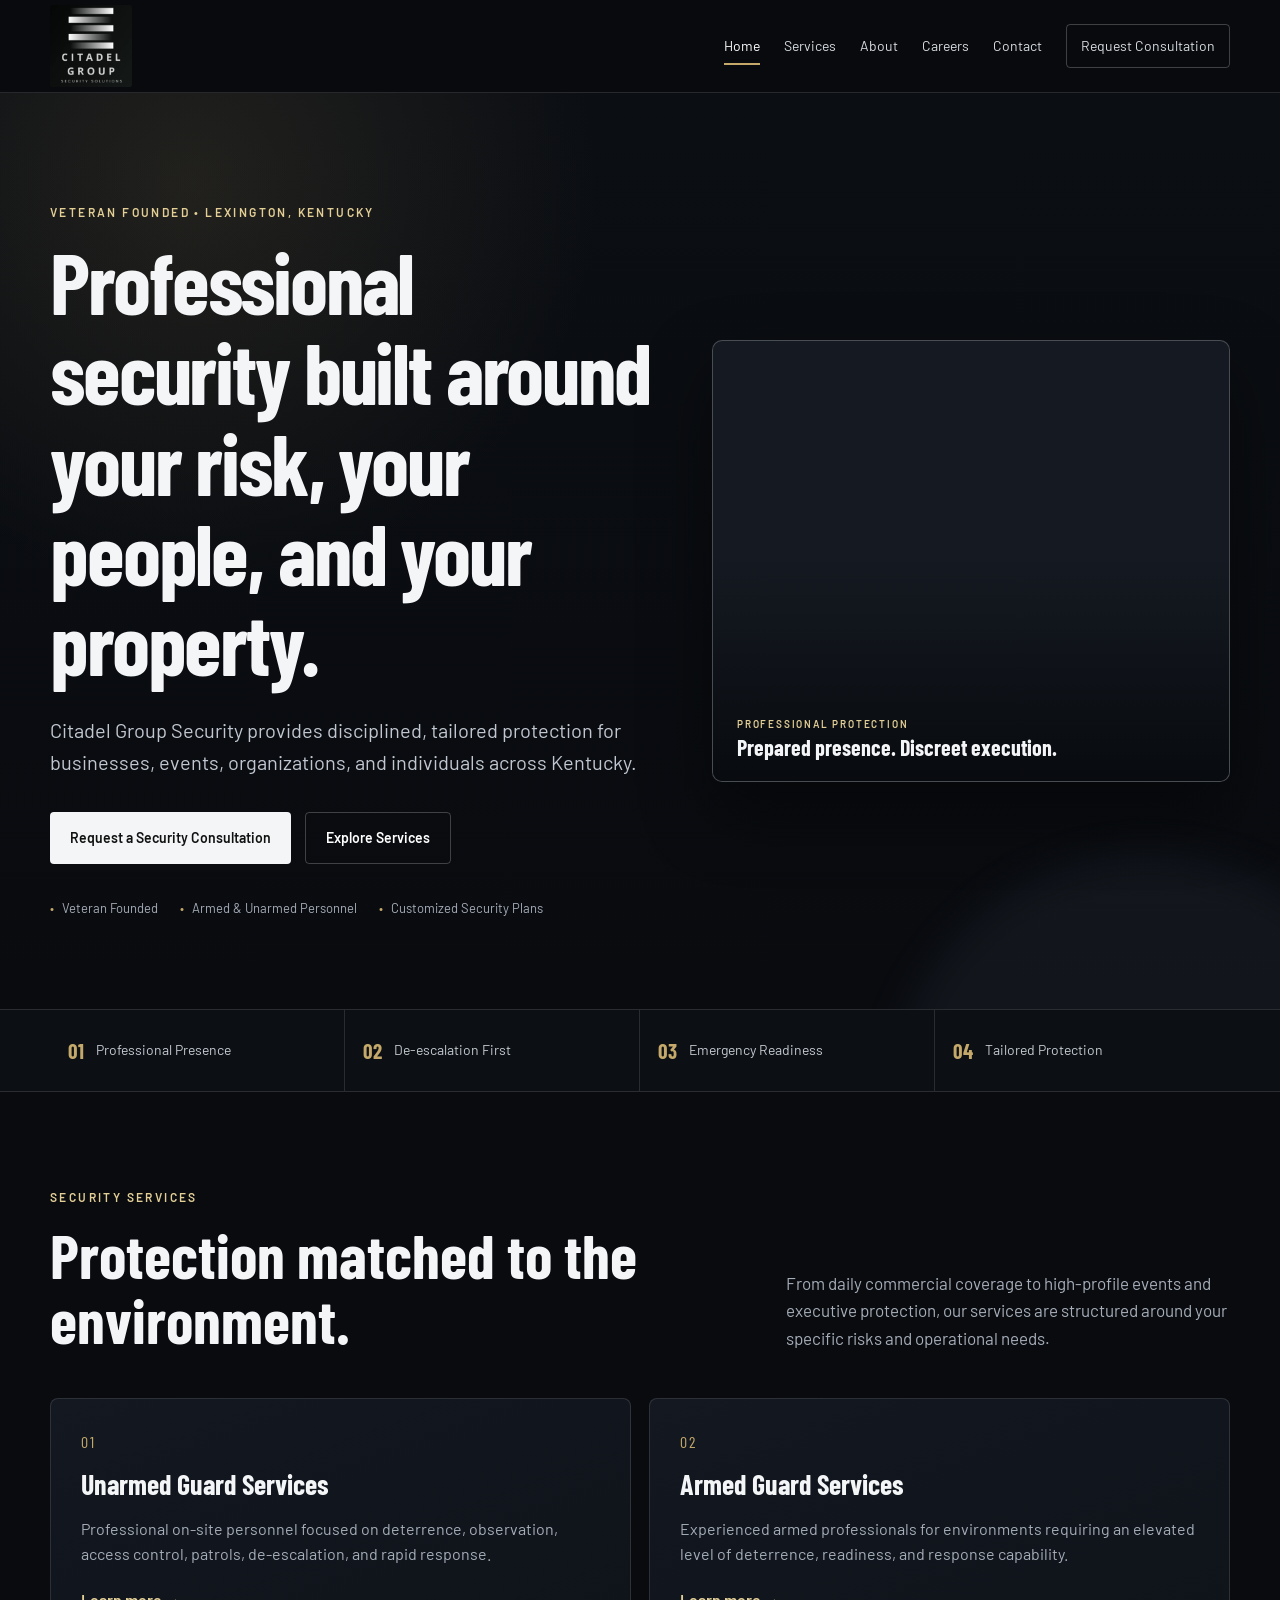
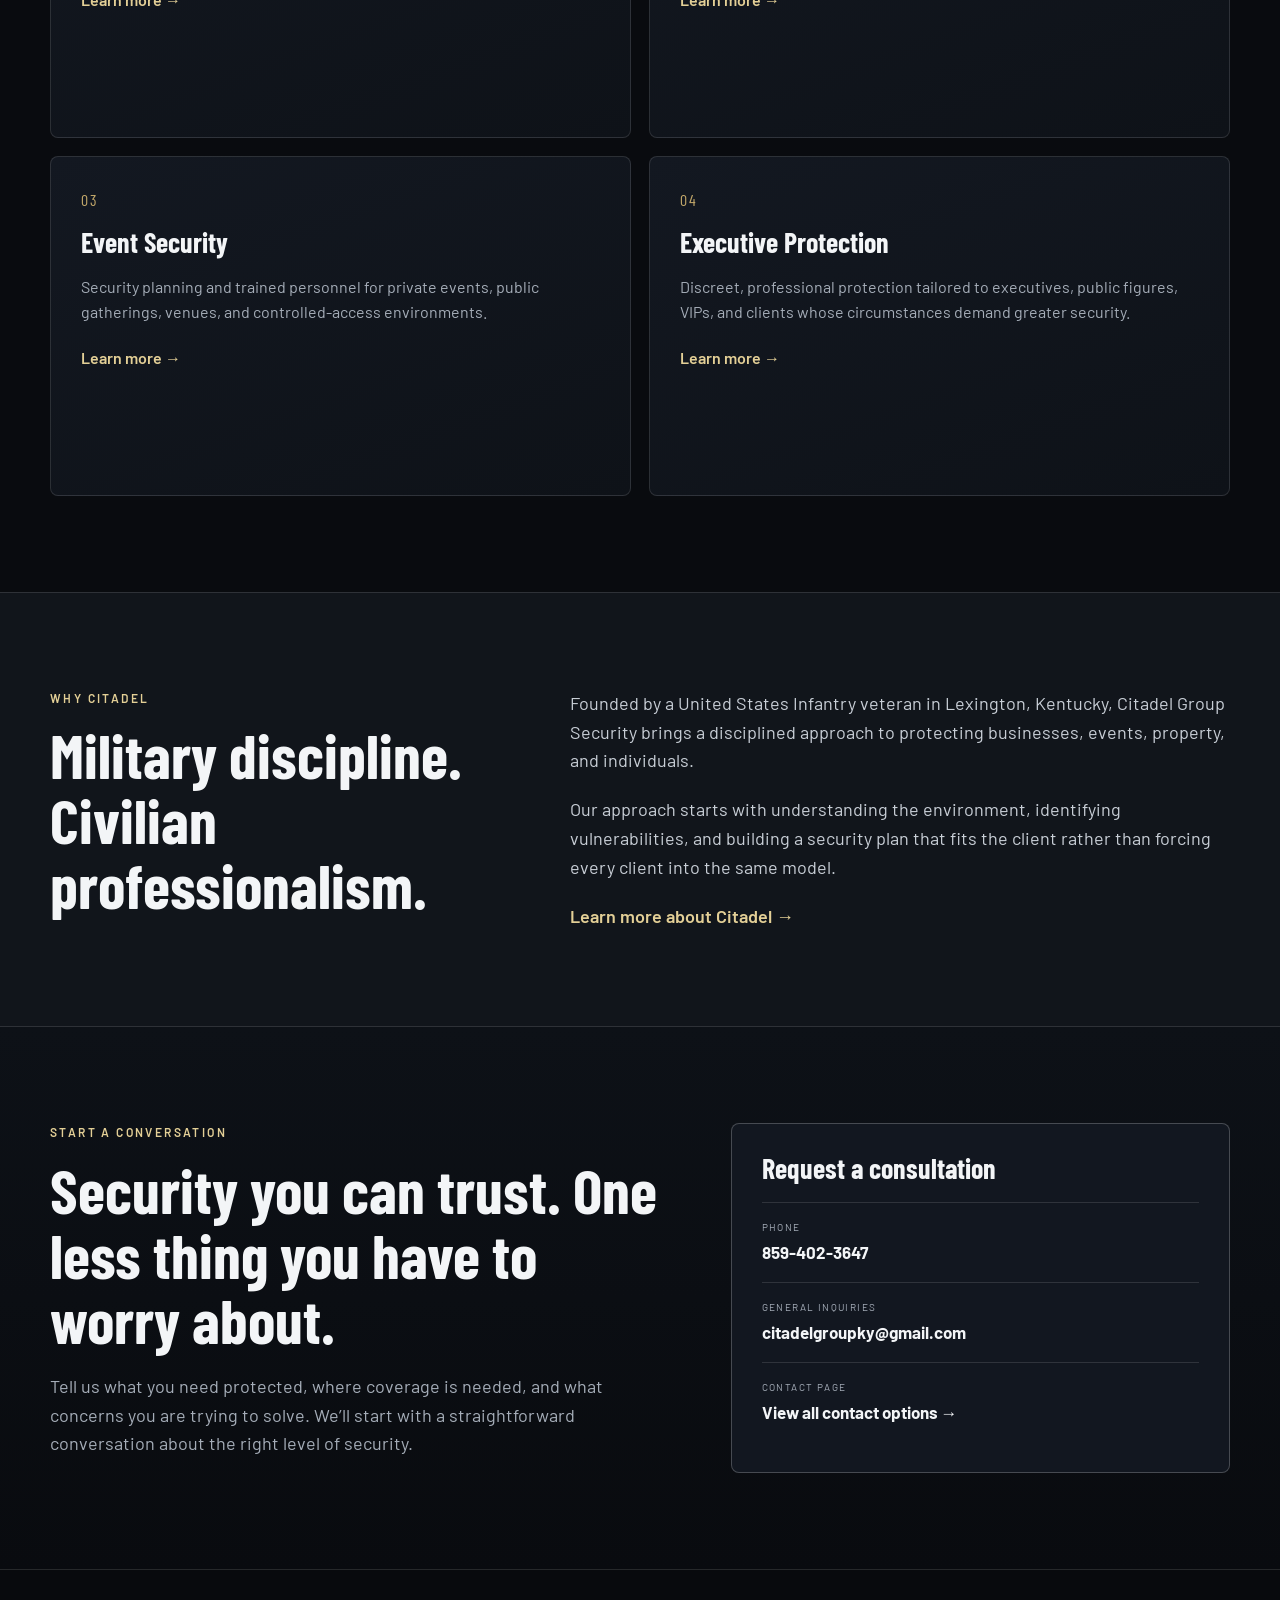
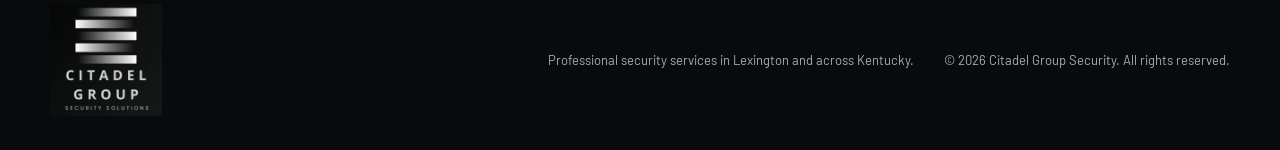
<file: index.html>
<!doctype html>
<html lang="en">
<head>
  <meta charset="utf-8">
  <meta name="viewport" content="width=device-width, initial-scale=1">
  <meta name="description" content="Citadel Group Security provides professional armed and unarmed security, event security, and executive protection in Lexington and across Kentucky.">
  <title>Citadel Group Security | Professional Security Services in Kentucky</title>
  <link rel="preconnect" href="https://fonts.googleapis.com">
  <link rel="preconnect" href="https://fonts.gstatic.com" crossorigin>
  <link href="https://fonts.googleapis.com/css2?family=Barlow:wght@300;400;500;600;700&family=Barlow+Condensed:wght@500;600;700&display=swap" rel="stylesheet">
  <link rel="stylesheet" href="styles.css">
</head>
<body>
  <header class="site-header" id="top">
    <div class="container header-inner">
      <a class="brand brand-logo-link" href="index.html" aria-label="Citadel Group Security home">
        <img class="site-logo" src="assets/citadel-logo.webp" alt="Citadel Group Security Solutions">
      </a>
      <button class="menu-toggle" aria-expanded="false" aria-controls="site-nav">Menu</button>
      <nav class="site-nav" id="site-nav" aria-label="Primary navigation">
        <a class="active" href="index.html">Home</a>
        <a href="services.html">Services</a>
        <a href="about.html">About</a>
        <a href="careers.html">Careers</a>
        <a href="contact.html">Contact</a>
        <a class="nav-cta" href="contact.html">Request Consultation</a>
      </nav>
    </div>
  </header>

  <main>
    <section class="hero">
      <div class="hero-glow"></div>
      <div class="container hero-grid">
        <div class="hero-copy">
          <p class="eyebrow">Veteran Founded • Lexington, Kentucky</p>
          <h1>Professional security built around your risk, your people, and your property.</h1>
          <p class="hero-lead">Citadel Group Security provides disciplined, tailored protection for businesses, events, organizations, and individuals across Kentucky.</p>
          <div class="hero-actions">
            <a class="button button-primary" href="contact.html">Request a Security Consultation</a>
            <a class="button button-secondary" href="services.html">Explore Services</a>
          </div>
          <div class="hero-trust" aria-label="Key company qualities">
            <span>Veteran Founded</span>
            <span>Armed &amp; Unarmed Personnel</span>
            <span>Customized Security Plans</span>
          </div>
        </div>
        <figure class="hero-media">
          <img class="hero-photo" src="assets/home-hero.webp" alt="Professional suit security team supporting a nighttime executive arrival" width="1280" height="720" fetchpriority="high">
          <figcaption class="hero-media-caption">
            <span>Professional Protection</span>
            <strong>Prepared presence. Discreet execution.</strong>
          </figcaption>
        </figure>
      </div>
    </section>

    <section class="trust-bar" aria-label="Service highlights">
      <div class="container trust-grid">
        <div><strong>01</strong><span>Professional Presence</span></div>
        <div><strong>02</strong><span>De-escalation First</span></div>
        <div><strong>03</strong><span>Emergency Readiness</span></div>
        <div><strong>04</strong><span>Tailored Protection</span></div>
      </div>
    </section>

    <section class="section">
      <div class="container">
        <div class="section-heading">
          <div><p class="eyebrow">Security Services</p><h2>Protection matched to the environment.</h2></div>
          <p>From daily commercial coverage to high-profile events and executive protection, our services are structured around your specific risks and operational needs.</p>
        </div>
        <div class="service-grid">
          <a class="service-card card-link" href="unarmed-security.html">
            <span class="service-number">01</span>
            <h3>Unarmed Guard Services</h3>
            <p>Professional on-site personnel focused on deterrence, observation, access control, patrols, de-escalation, and rapid response.</p>
            <span class="text-link">Learn more →</span>
          </a>
          <a class="service-card card-link" href="armed-security.html">
            <span class="service-number">02</span>
            <h3>Armed Guard Services</h3>
            <p>Experienced armed professionals for environments requiring an elevated level of deterrence, readiness, and response capability.</p>
            <span class="text-link">Learn more →</span>
          </a>
          <a class="service-card card-link" href="event-security.html">
            <span class="service-number">03</span>
            <h3>Event Security</h3>
            <p>Security planning and trained personnel for private events, public gatherings, venues, and controlled-access environments.</p>
            <span class="text-link">Learn more →</span>
          </a>
          <a class="service-card card-link" href="executive-protection.html">
            <span class="service-number">04</span>
            <h3>Executive Protection</h3>
            <p>Discreet, professional protection tailored to executives, public figures, VIPs, and clients whose circumstances demand greater security.</p>
            <span class="text-link">Learn more →</span>
          </a>
        </div>
      </div>
    </section>

    <section class="section section-dark">
      <div class="container about-grid">
        <div>
          <p class="eyebrow">Why Citadel</p>
          <h2>Military discipline. Civilian professionalism.</h2>
        </div>
        <div class="about-copy">
          <p>Founded by a United States Infantry veteran in Lexington, Kentucky, Citadel Group Security brings a disciplined approach to protecting businesses, events, property, and individuals.</p>
          <p>Our approach starts with understanding the environment, identifying vulnerabilities, and building a security plan that fits the client rather than forcing every client into the same model.</p>
          <a class="text-link" href="about.html">Learn more about Citadel →</a>
        </div>
      </div>
    </section>

    <section class="section consultation">
      <div class="container consultation-grid">
        <div>
          <p class="eyebrow">Start a Conversation</p>
          <h2>Security you can trust. One less thing you have to worry about.</h2>
          <p>Tell us what you need protected, where coverage is needed, and what concerns you are trying to solve. We’ll start with a straightforward conversation about the right level of security.</p>
        </div>
        <div class="contact-card">
          <h3>Request a consultation</h3>
          <a href="tel:+18594023647"><small>Phone</small><strong>859-402-3647</strong></a>
          <a href="mailto:citadelgroupky@gmail.com"><small>General inquiries</small><strong>citadelgroupky@gmail.com</strong></a>
          <a href="contact.html"><small>Contact page</small><strong>View all contact options →</strong></a>
        </div>
      </div>
    </section>
  </main>

  <footer class="site-footer">
    <div class="container footer-grid">
      <a class="footer-logo-link" href="index.html" aria-label="Citadel Group Security home">
        <img class="footer-logo" src="assets/citadel-logo.webp" alt="Citadel Group Security Solutions">
      </a>
      <p>Professional security services in Lexington and across Kentucky.</p>
      <p>© <span id="year"></span> Citadel Group Security. All rights reserved.</p>
    </div>
  </footer>

  <script src="script.js"></script>
</body>
</html>
</file>
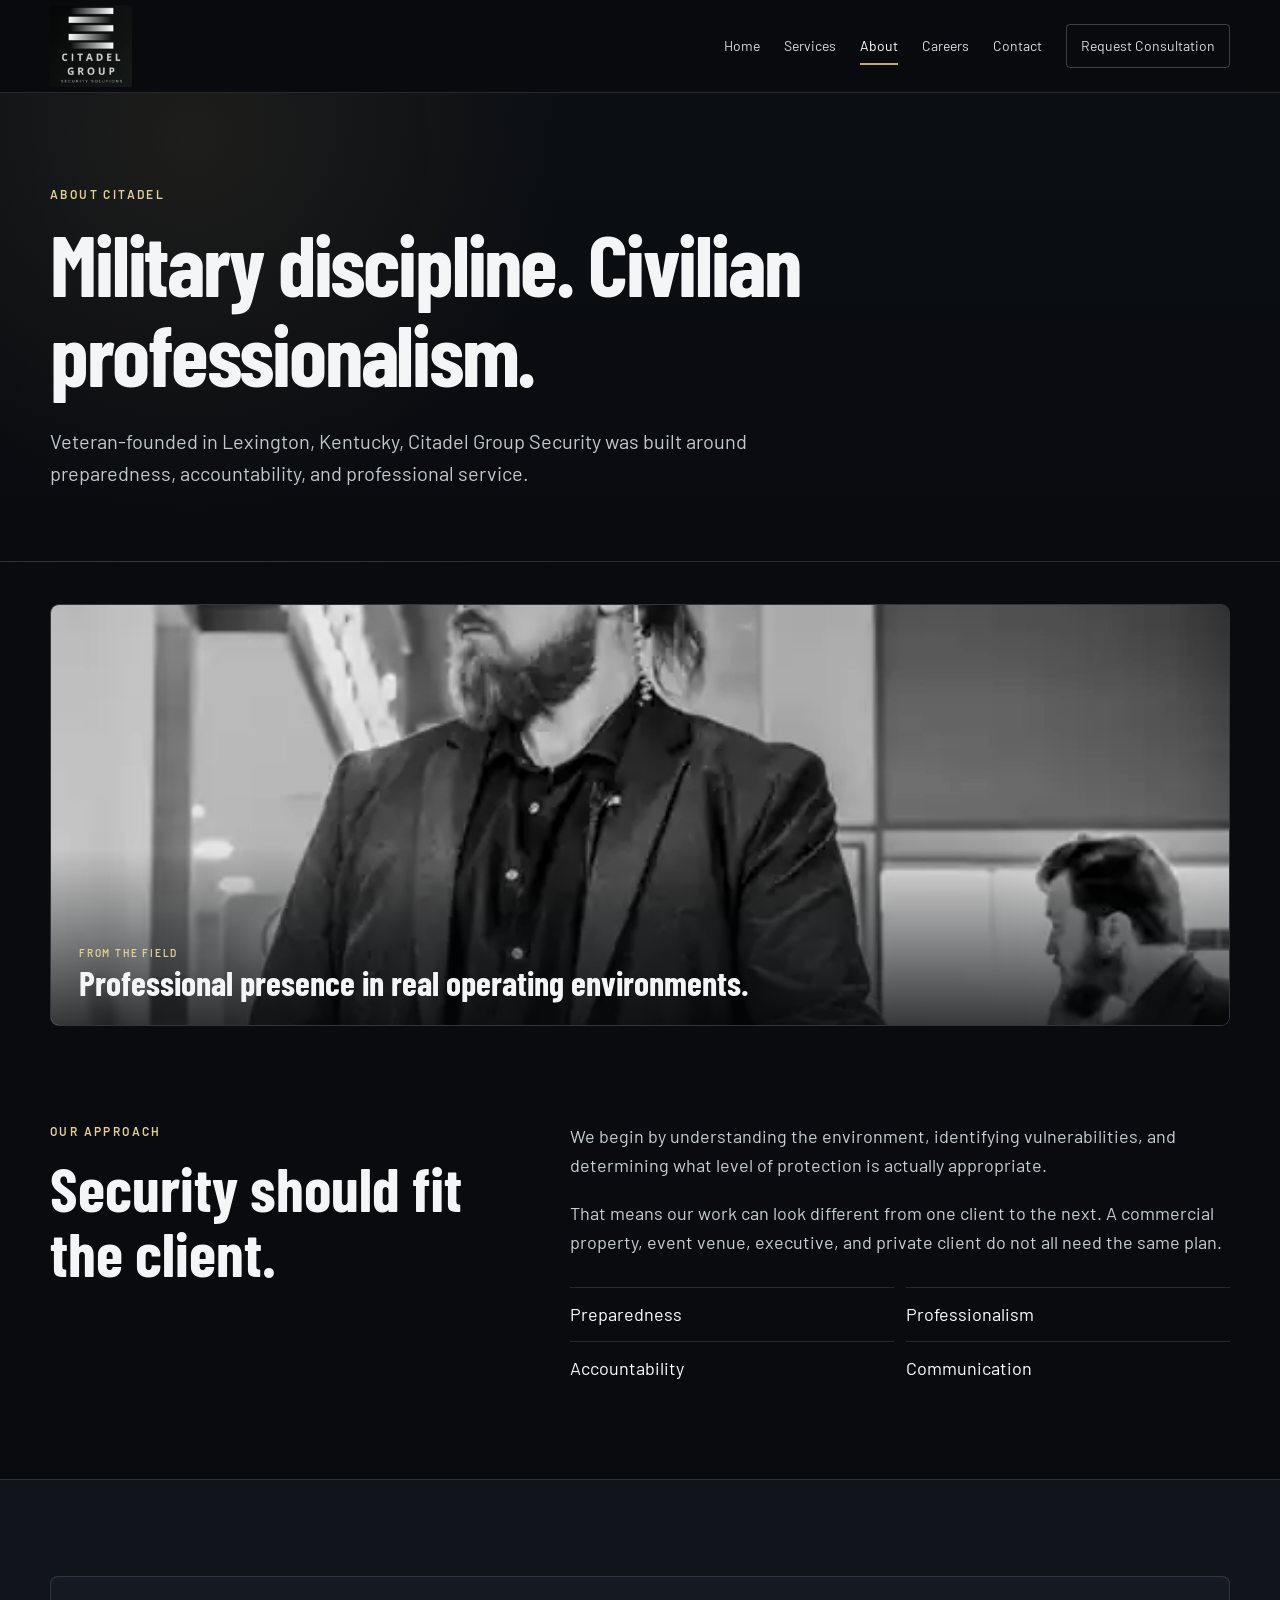
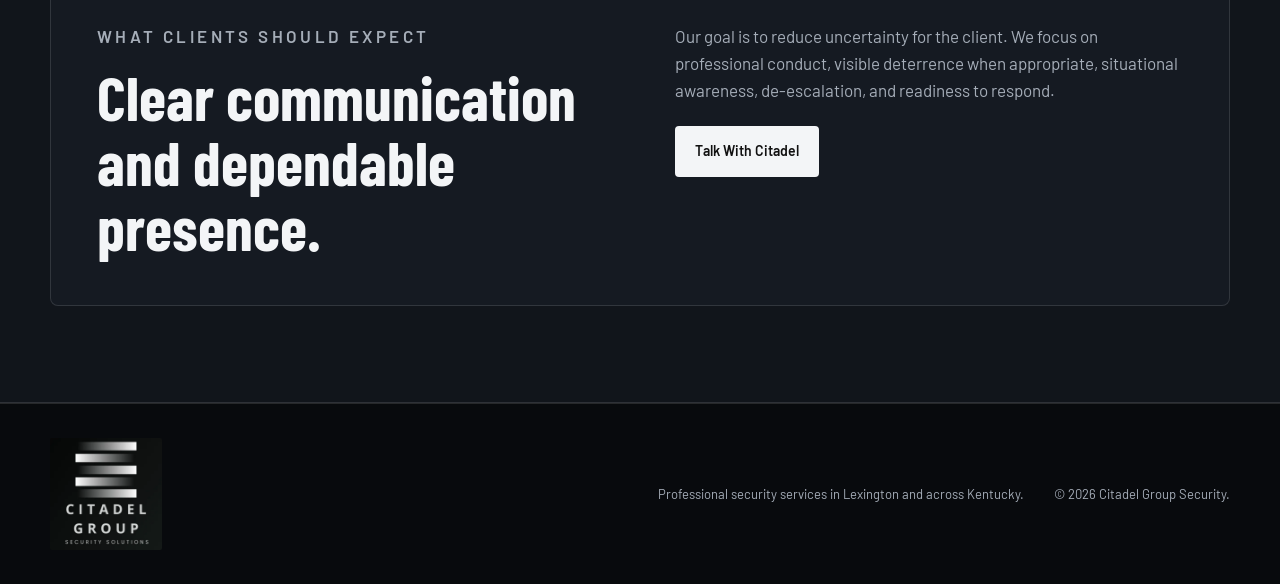
<file: about.html>
<!doctype html><html lang="en"><head><meta charset="utf-8"><meta name="viewport" content="width=device-width,initial-scale=1"><meta name="description" content="Learn about Citadel Group Security, a veteran-founded Kentucky security company focused on professionalism, preparedness, and accountability."><title>About | Citadel Group Security</title><link rel="preconnect" href="https://fonts.googleapis.com"><link rel="preconnect" href="https://fonts.gstatic.com" crossorigin><link href="https://fonts.googleapis.com/css2?family=Barlow:wght@300;400;500;600;700&family=Barlow+Condensed:wght@500;600;700&display=swap" rel="stylesheet"><link rel="stylesheet" href="styles.css"></head><body><header class="site-header"><div class="container header-inner"><a class="brand brand-logo-link" href="index.html"><img class="site-logo" src="assets/citadel-logo.webp" alt="Citadel Group Security Solutions"></a><button class="menu-toggle" aria-expanded="false" aria-controls="site-nav">Menu</button><nav class="site-nav" id="site-nav"><a href="index.html">Home</a><a href="services.html">Services</a><a class="active" href="about.html">About</a><a href="careers.html">Careers</a><a href="contact.html">Contact</a><a class="nav-cta" href="contact.html">Request Consultation</a></nav></div></header><main><section class="page-hero"><div class="container"><p class="eyebrow">About Citadel</p><h1>Military discipline. Civilian professionalism.</h1><p class="hero-lead">Veteran-founded in Lexington, Kentucky, Citadel Group Security was built around preparedness, accountability, and professional service.</p></div></section><section class="authentic-media"><div class="container"><figure class="authentic-photo authentic-photo-wide"><img src="assets/about-real.webp" alt="Citadel security personnel on site at a public venue" width="560" height="420" loading="eager"><figcaption><span>From the Field</span><strong>Professional presence in real operating environments.</strong></figcaption></figure></div></section><section class="section"><div class="container about-grid"><div><p class="eyebrow">Our Approach</p><h2>Security should fit the client.</h2></div><div class="about-copy"><p>We begin by understanding the environment, identifying vulnerabilities, and determining what level of protection is actually appropriate.</p><p>That means our work can look different from one client to the next. A commercial property, event venue, executive, and private client do not all need the same plan.</p><div class="principles"><span>Preparedness</span><span>Professionalism</span><span>Accountability</span><span>Communication</span></div></div></div></section><section class="section section-dark"><div class="container split-panel"><div><p class="eyebrow">What Clients Should Expect</p><h2>Clear communication and dependable presence.</h2></div><div><p>Our goal is to reduce uncertainty for the client. We focus on professional conduct, visible deterrence when appropriate, situational awareness, de-escalation, and readiness to respond.</p><a class="button button-primary" href="contact.html">Talk With Citadel</a></div></div></section></main><footer class="site-footer"><div class="container footer-grid"><a class="footer-logo-link" href="index.html"><img class="footer-logo" src="assets/citadel-logo.webp" alt="Citadel Group Security Solutions"></a><p>Professional security services in Lexington and across Kentucky.</p><p>© <span id="year"></span> Citadel Group Security.</p></div></footer><script src="script.js"></script></body></html>
</file>
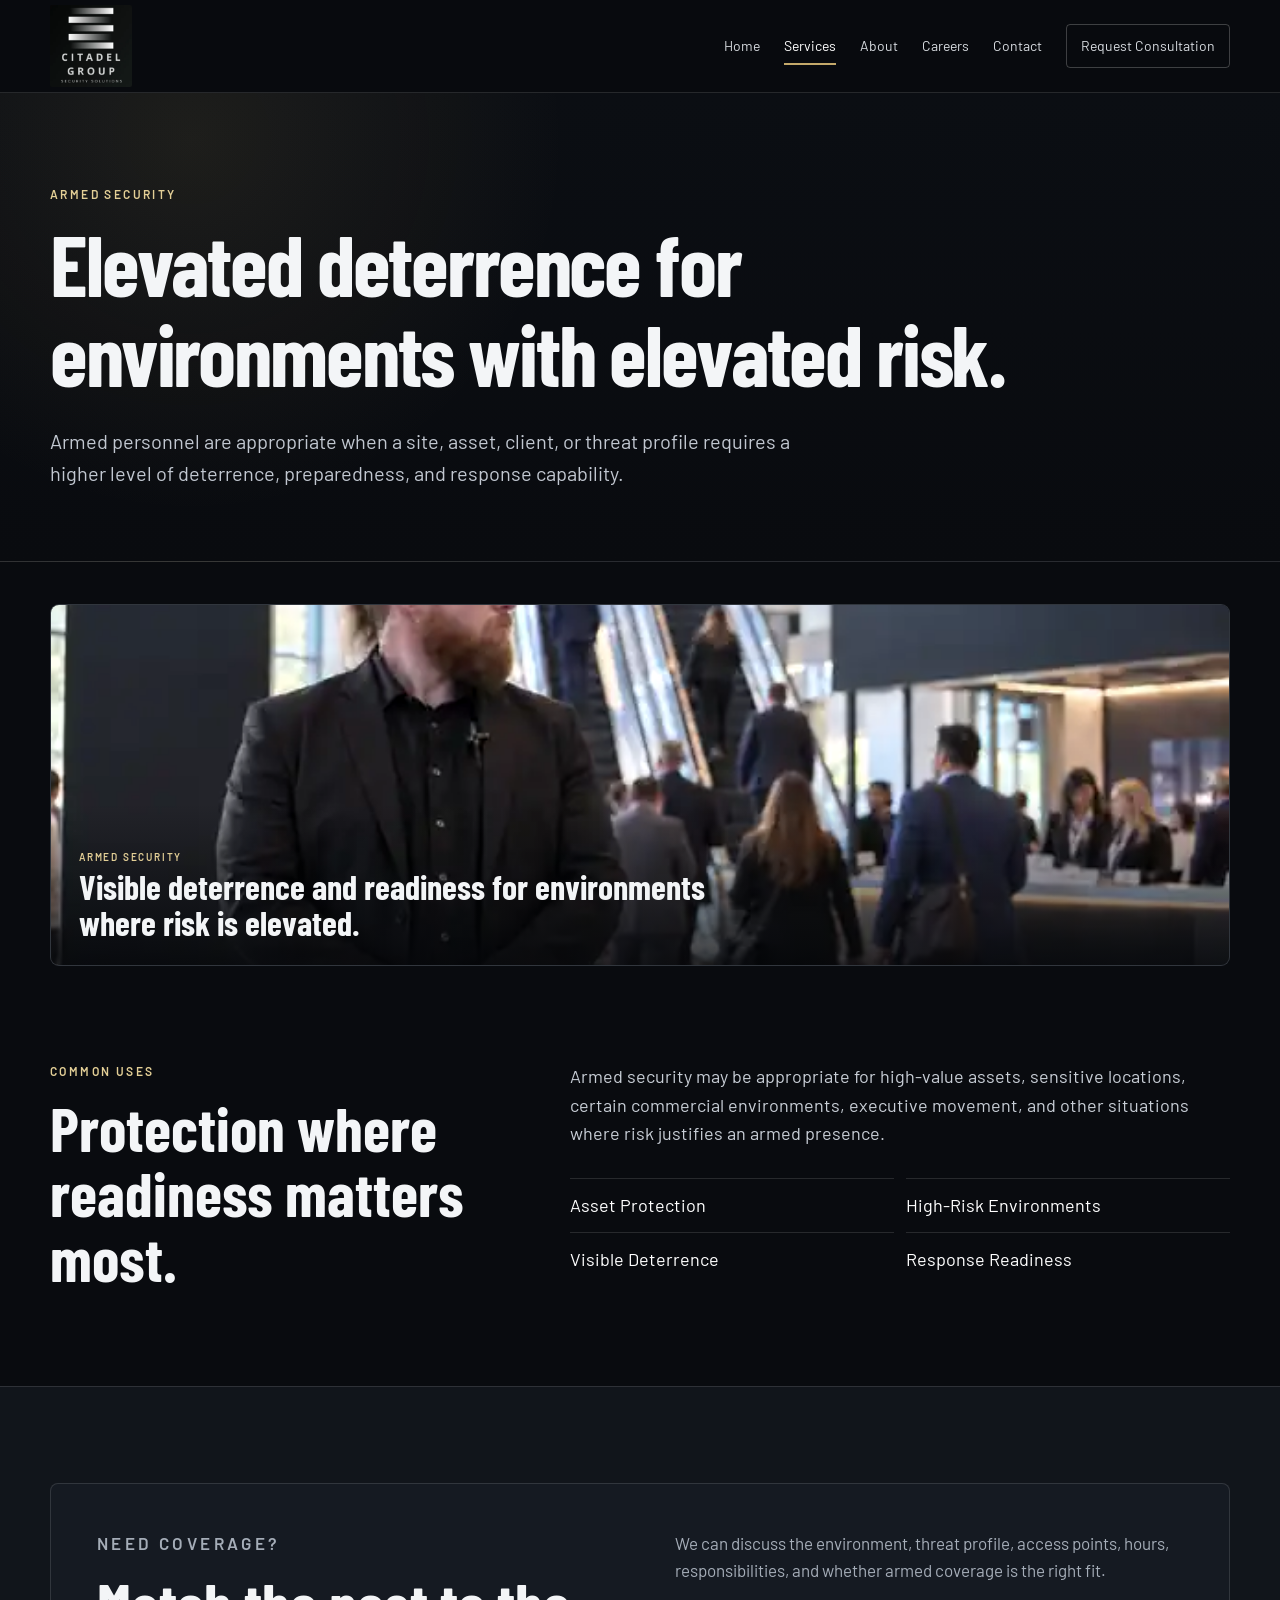
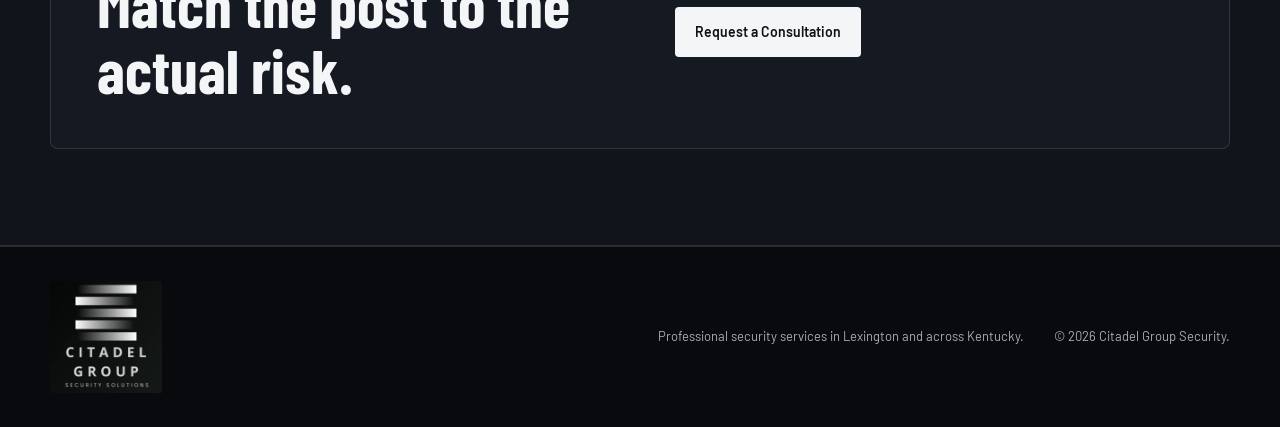
<file: armed-security.html>
<!doctype html><html lang="en"><head><meta charset="utf-8"><meta name="viewport" content="width=device-width,initial-scale=1"><meta name="description" content="Professional armed guard services from Citadel Group Security across Kentucky."><title>Armed Security | Citadel Group Security</title><link rel="preconnect" href="https://fonts.googleapis.com"><link rel="preconnect" href="https://fonts.gstatic.com" crossorigin><link href="https://fonts.googleapis.com/css2?family=Barlow:wght@300;400;500;600;700&family=Barlow+Condensed:wght@500;600;700&display=swap" rel="stylesheet"><link rel="stylesheet" href="styles.css"></head><body><header class="site-header"><div class="container header-inner"><a class="brand brand-logo-link" href="index.html"><img class="site-logo" src="assets/citadel-logo.webp" alt="Citadel Group Security Solutions"></a><button class="menu-toggle" aria-expanded="false" aria-controls="site-nav">Menu</button><nav class="site-nav" id="site-nav"><a href="index.html">Home</a><a class="active" href="services.html">Services</a><a href="about.html">About</a><a href="careers.html">Careers</a><a href="contact.html">Contact</a><a class="nav-cta" href="contact.html">Request Consultation</a></nav></div></header><main><section class="page-hero"><div class="container"><p class="eyebrow">Armed Security</p><h1>Elevated deterrence for environments with elevated risk.</h1><p class="hero-lead">Armed personnel are appropriate when a site, asset, client, or threat profile requires a higher level of deterrence, preparedness, and response capability.</p></div></section><section class="media-feature"><div class="container"><figure class="feature-photo"><img src="assets/service-venue.webp" alt="Professional security officer monitoring a busy public venue" width="640" height="360" loading="eager"><figcaption><span>Armed Security</span><strong>Visible deterrence and readiness for environments where risk is elevated.</strong></figcaption></figure></div></section><section class="section"><div class="container about-grid"><div><p class="eyebrow">Common Uses</p><h2>Protection where readiness matters most.</h2></div><div class="about-copy"><p>Armed security may be appropriate for high-value assets, sensitive locations, certain commercial environments, executive movement, and other situations where risk justifies an armed presence.</p><div class="principles"><span>Asset Protection</span><span>High-Risk Environments</span><span>Visible Deterrence</span><span>Response Readiness</span></div></div></div></section><section class="section section-dark"><div class="container split-panel"><div><p class="eyebrow">Need Coverage?</p><h2>Match the post to the actual risk.</h2></div><div><p>We can discuss the environment, threat profile, access points, hours, responsibilities, and whether armed coverage is the right fit.</p><a class="button button-primary" href="contact.html">Request a Consultation</a></div></div></section></main><footer class="site-footer"><div class="container footer-grid"><a class="footer-logo-link" href="index.html"><img class="footer-logo" src="assets/citadel-logo.webp" alt="Citadel Group Security Solutions"></a><p>Professional security services in Lexington and across Kentucky.</p><p>© <span id="year"></span> Citadel Group Security.</p></div></footer><script src="script.js"></script></body></html>
</file>
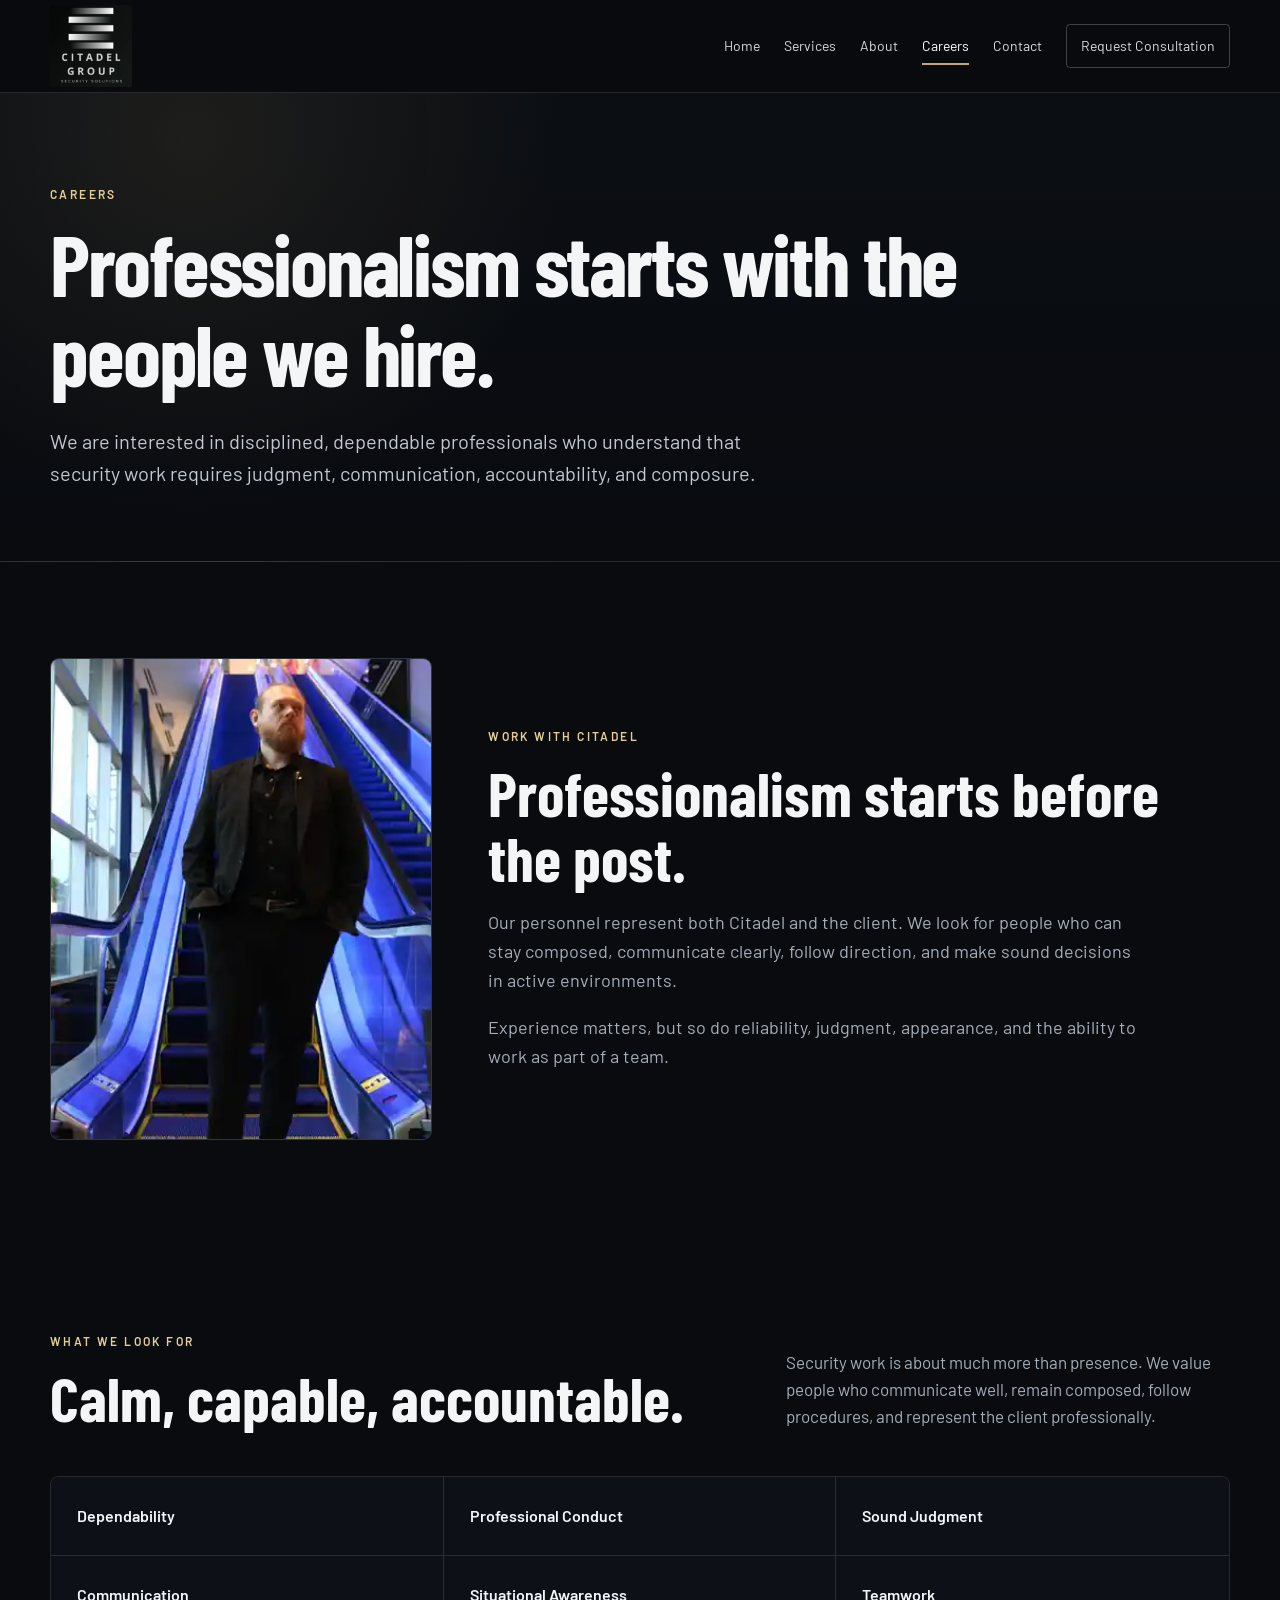
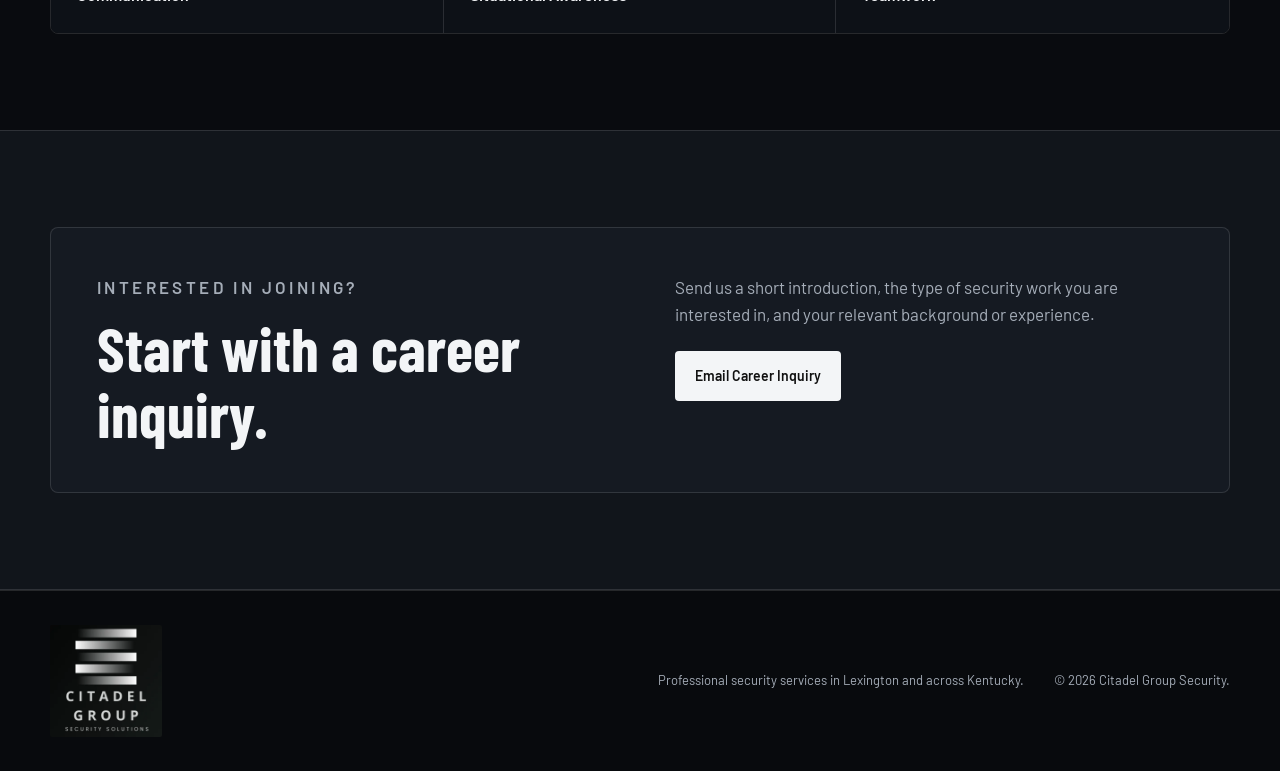
<file: careers.html>
<!doctype html><html lang="en"><head><meta charset="utf-8"><meta name="viewport" content="width=device-width,initial-scale=1"><meta name="description" content="Explore career opportunities with Citadel Group Security in Kentucky."><title>Careers | Citadel Group Security</title><link rel="preconnect" href="https://fonts.googleapis.com"><link rel="preconnect" href="https://fonts.gstatic.com" crossorigin><link href="https://fonts.googleapis.com/css2?family=Barlow:wght@300;400;500;600;700&family=Barlow+Condensed:wght@500;600;700&display=swap" rel="stylesheet"><link rel="stylesheet" href="styles.css"></head><body><header class="site-header"><div class="container header-inner"><a class="brand brand-logo-link" href="index.html"><img class="site-logo" src="assets/citadel-logo.webp" alt="Citadel Group Security Solutions"></a><button class="menu-toggle" aria-expanded="false" aria-controls="site-nav">Menu</button><nav class="site-nav" id="site-nav"><a href="index.html">Home</a><a href="services.html">Services</a><a href="about.html">About</a><a class="active" href="careers.html">Careers</a><a href="contact.html">Contact</a><a class="nav-cta" href="contact.html">Request Consultation</a></nav></div></header><main><section class="page-hero"><div class="container"><p class="eyebrow">Careers</p><h1>Professionalism starts with the people we hire.</h1><p class="hero-lead">We are interested in disciplined, dependable professionals who understand that security work requires judgment, communication, accountability, and composure.</p></div></section><section class="section careers-intro"><div class="container careers-media-grid"><figure class="portrait-feature"><img src="assets/careers-real.webp" alt="Citadel security professional working inside a public venue" width="360" height="480" loading="eager"></figure><div class="careers-media-copy"><p class="eyebrow">Work With Citadel</p><h2>Professionalism starts before the post.</h2><p>Our personnel represent both Citadel and the client. We look for people who can stay composed, communicate clearly, follow direction, and make sound decisions in active environments.</p><p>Experience matters, but so do reliability, judgment, appearance, and the ability to work as part of a team.</p></div></div></section><section class="section"><div class="container section-heading"><div><p class="eyebrow">What We Look For</p><h2>Calm, capable, accountable.</h2></div><p>Security work is about much more than presence. We value people who communicate well, remain composed, follow procedures, and represent the client professionally.</p></div><div class="container industry-grid"><div>Dependability</div><div>Professional Conduct</div><div>Sound Judgment</div><div>Communication</div><div>Situational Awareness</div><div>Teamwork</div></div></section><section class="section section-dark"><div class="container split-panel"><div><p class="eyebrow">Interested in Joining?</p><h2>Start with a career inquiry.</h2></div><div><p>Send us a short introduction, the type of security work you are interested in, and your relevant background or experience.</p><a class="button button-primary" href="mailto:citadelgroupky@gmail.com?subject=Citadel%20Group%20Career%20Inquiry">Email Career Inquiry</a></div></div></section></main><footer class="site-footer"><div class="container footer-grid"><a class="footer-logo-link" href="index.html"><img class="footer-logo" src="assets/citadel-logo.webp" alt="Citadel Group Security Solutions"></a><p>Professional security services in Lexington and across Kentucky.</p><p>© <span id="year"></span> Citadel Group Security.</p></div></footer><script src="script.js"></script></body></html>
</file>
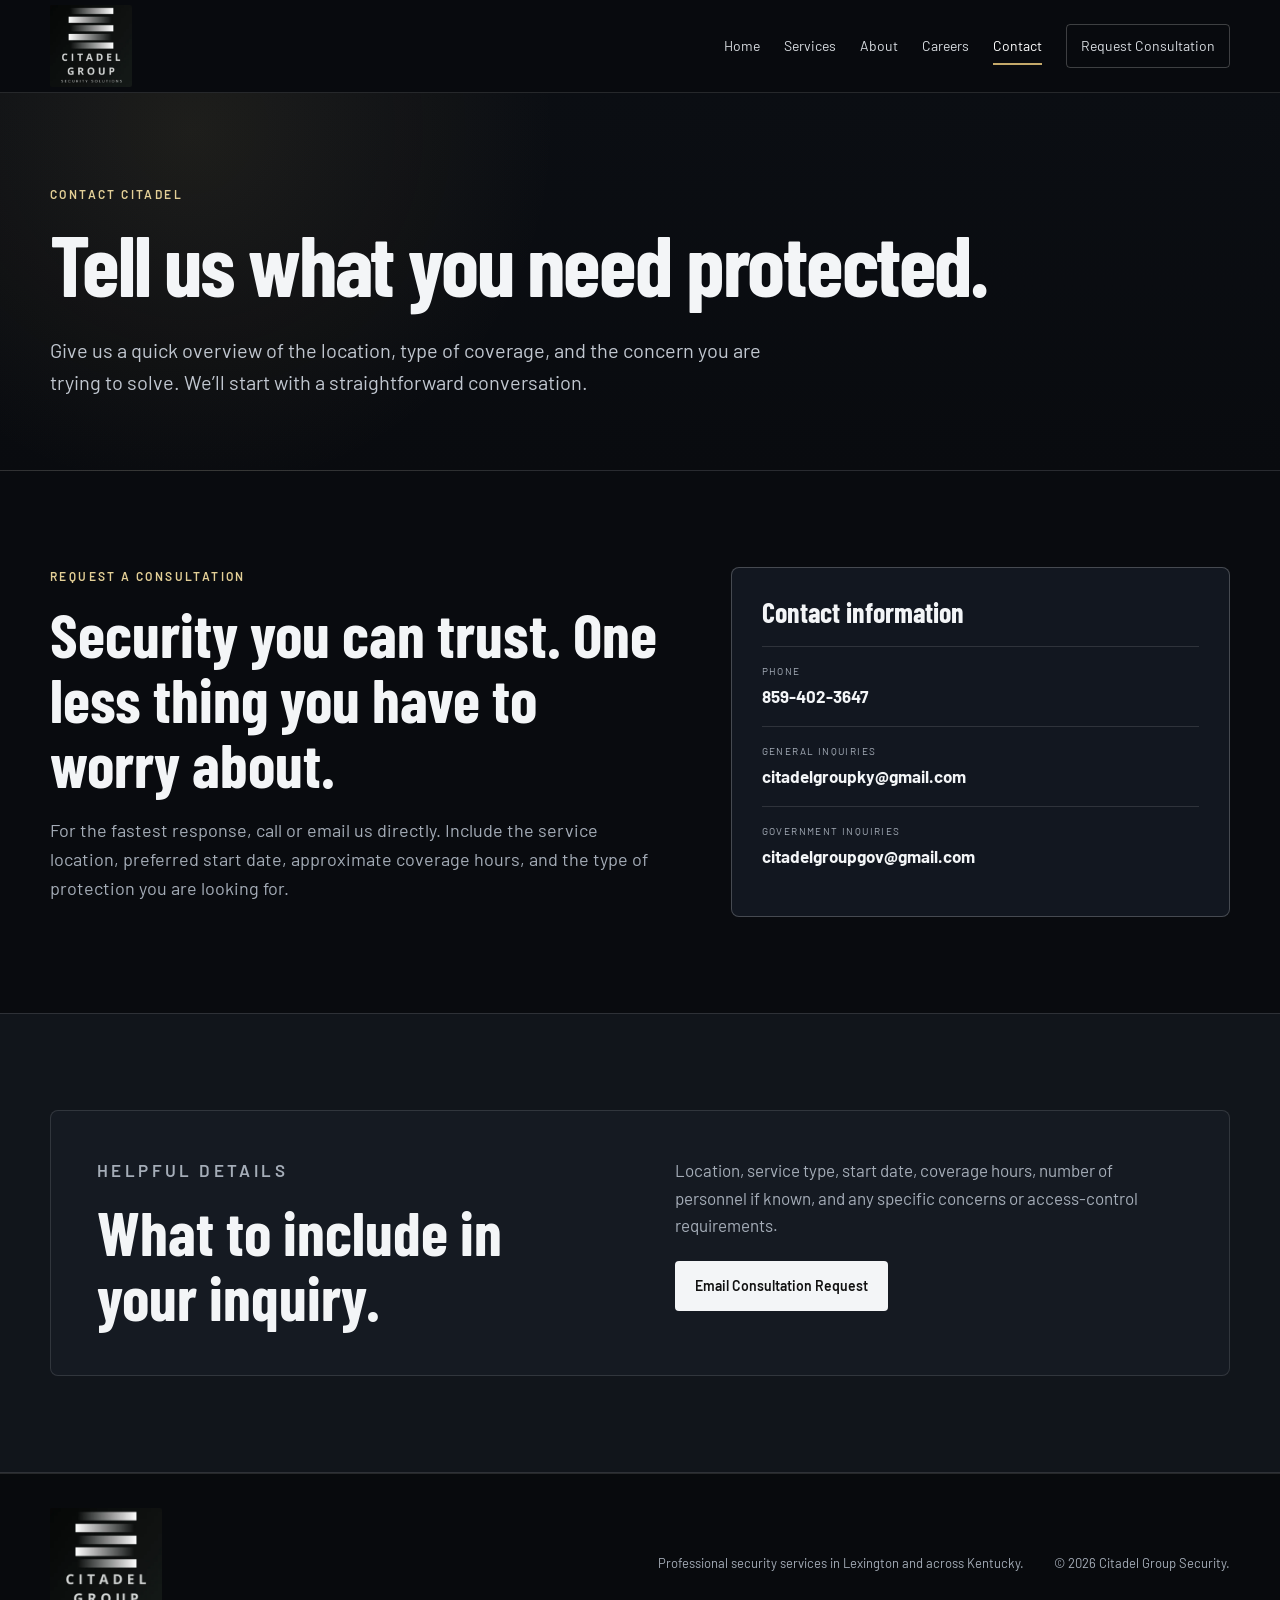
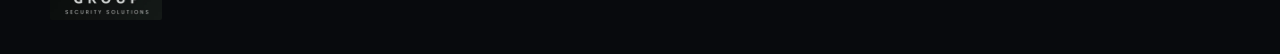
<file: contact.html>
<!doctype html><html lang="en"><head><meta charset="utf-8"><meta name="viewport" content="width=device-width,initial-scale=1"><meta name="description" content="Contact Citadel Group Security to request a security consultation in Lexington or elsewhere in Kentucky."><title>Contact | Citadel Group Security</title><link rel="preconnect" href="https://fonts.googleapis.com"><link rel="preconnect" href="https://fonts.gstatic.com" crossorigin><link href="https://fonts.googleapis.com/css2?family=Barlow:wght@300;400;500;600;700&family=Barlow+Condensed:wght@500;600;700&display=swap" rel="stylesheet"><link rel="stylesheet" href="styles.css"></head><body><header class="site-header"><div class="container header-inner"><a class="brand brand-logo-link" href="index.html"><img class="site-logo" src="assets/citadel-logo.webp" alt="Citadel Group Security Solutions"></a><button class="menu-toggle" aria-expanded="false" aria-controls="site-nav">Menu</button><nav class="site-nav" id="site-nav"><a href="index.html">Home</a><a href="services.html">Services</a><a href="about.html">About</a><a href="careers.html">Careers</a><a class="active" href="contact.html">Contact</a><a class="nav-cta" href="contact.html">Request Consultation</a></nav></div></header><main><section class="page-hero"><div class="container"><p class="eyebrow">Contact Citadel</p><h1>Tell us what you need protected.</h1><p class="hero-lead">Give us a quick overview of the location, type of coverage, and the concern you are trying to solve. We’ll start with a straightforward conversation.</p></div></section><section class="section"><div class="container consultation-grid"><div><p class="eyebrow">Request a Consultation</p><h2>Security you can trust. One less thing you have to worry about.</h2><p>For the fastest response, call or email us directly. Include the service location, preferred start date, approximate coverage hours, and the type of protection you are looking for.</p></div><div class="contact-card"><h3>Contact information</h3><a href="tel:+18594023647"><small>Phone</small><strong>859-402-3647</strong></a><a href="mailto:citadelgroupky@gmail.com"><small>General inquiries</small><strong>citadelgroupky@gmail.com</strong></a><a href="mailto:citadelgroupgov@gmail.com"><small>Government inquiries</small><strong>citadelgroupgov@gmail.com</strong></a></div></div></section><section class="section section-dark"><div class="container split-panel"><div><p class="eyebrow">Helpful Details</p><h2>What to include in your inquiry.</h2></div><div><p>Location, service type, start date, coverage hours, number of personnel if known, and any specific concerns or access-control requirements.</p><a class="button button-primary" href="mailto:citadelgroupky@gmail.com?subject=Security%20Consultation%20Request">Email Consultation Request</a></div></div></section></main><footer class="site-footer"><div class="container footer-grid"><a class="footer-logo-link" href="index.html"><img class="footer-logo" src="assets/citadel-logo.webp" alt="Citadel Group Security Solutions"></a><p>Professional security services in Lexington and across Kentucky.</p><p>© <span id="year"></span> Citadel Group Security.</p></div></footer><script src="script.js"></script></body></html>
</file>
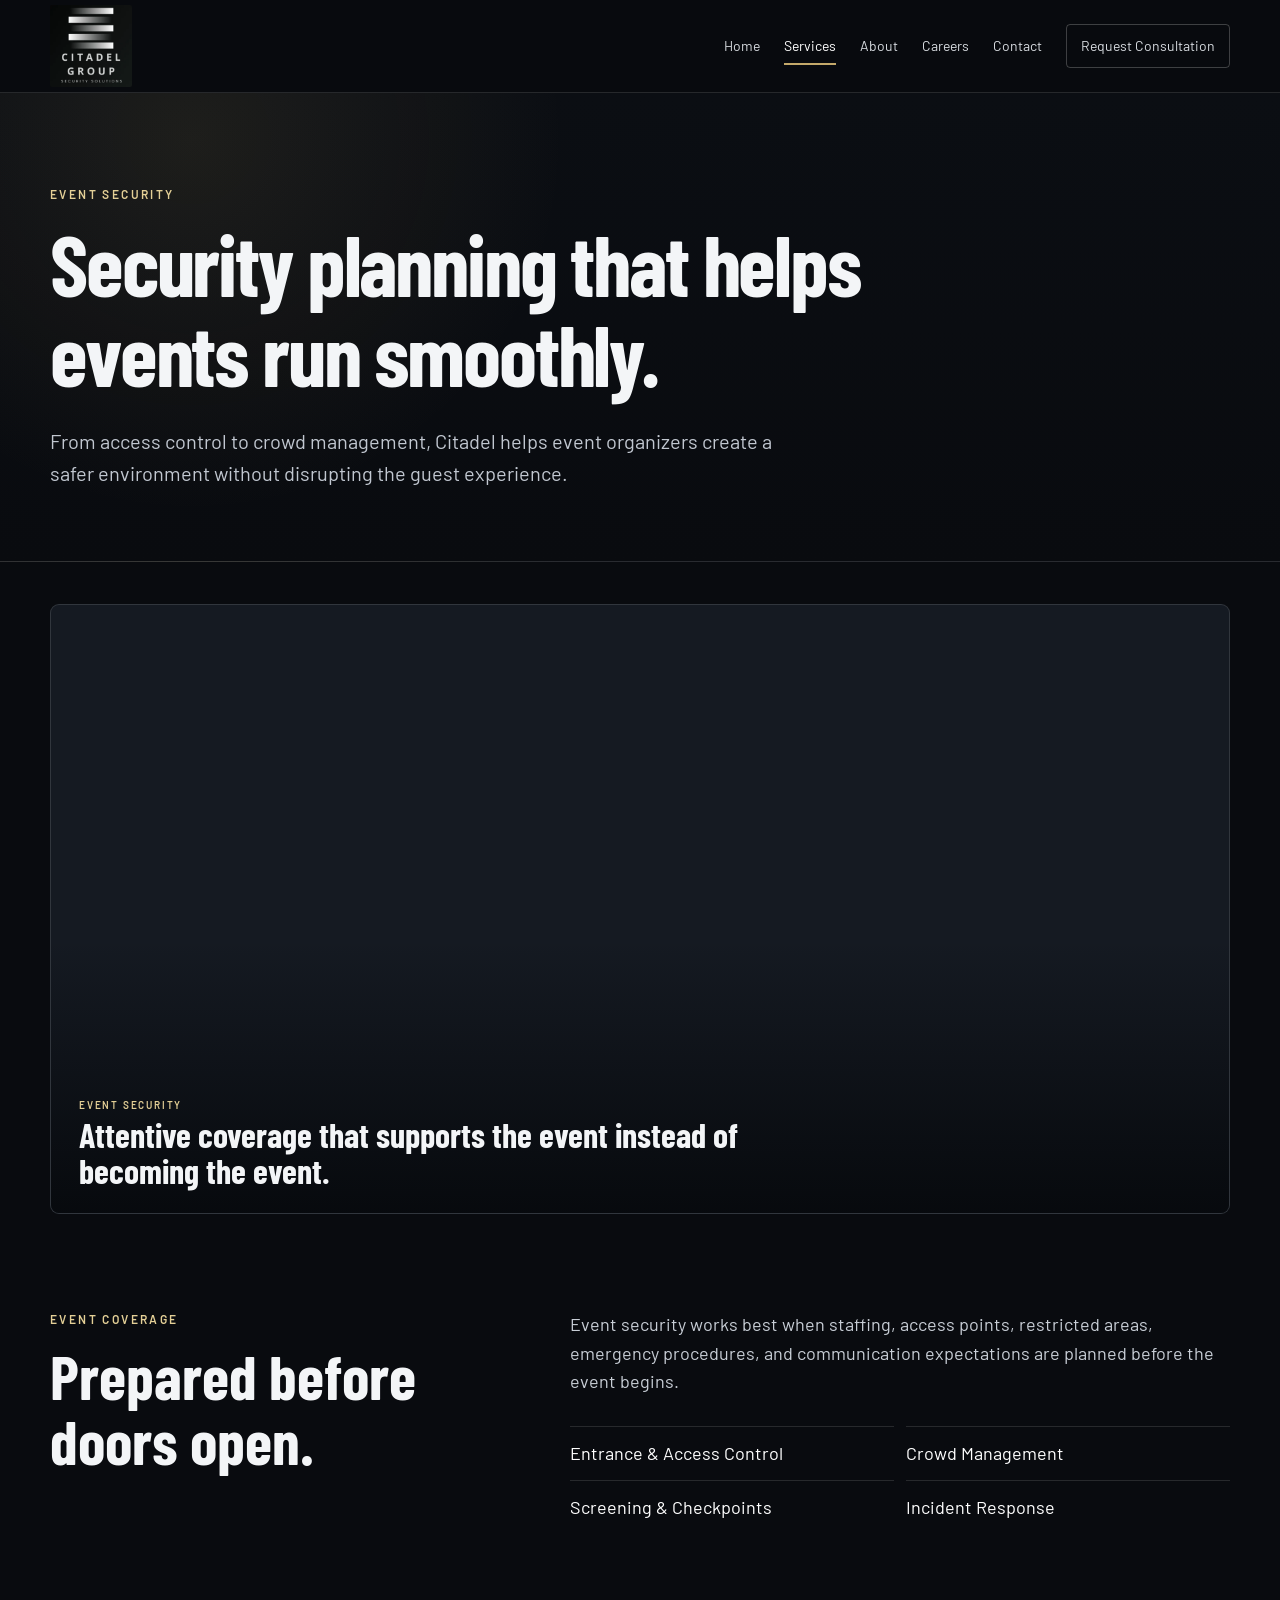
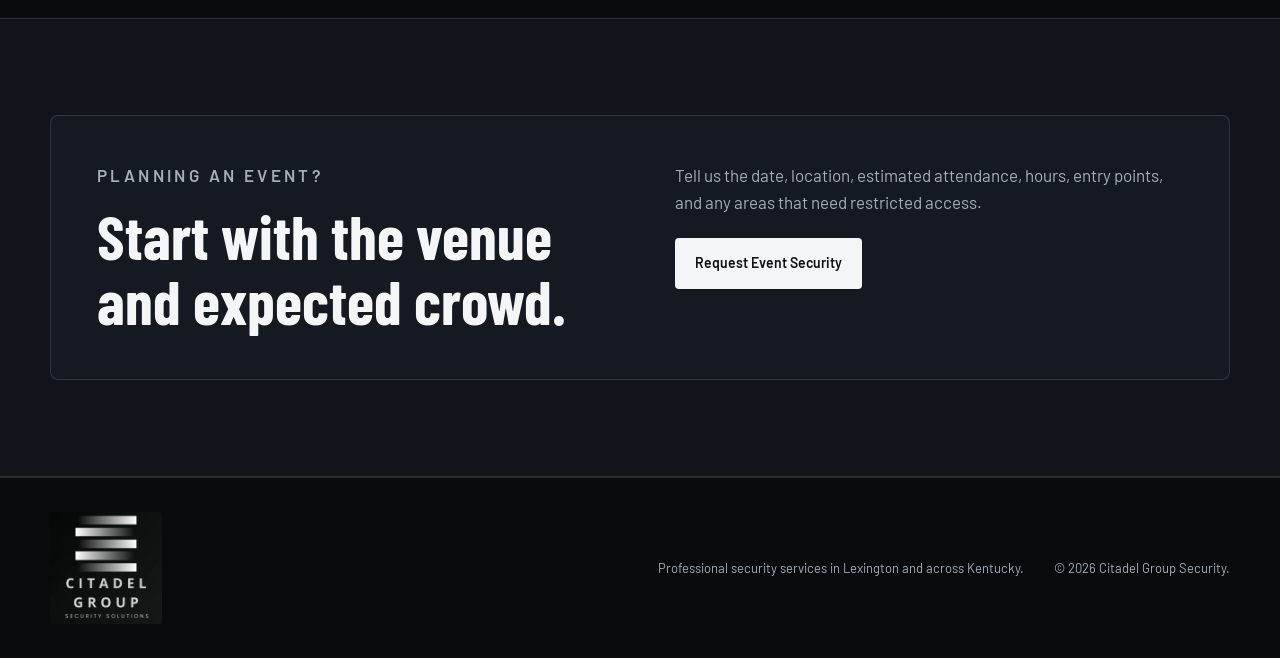
<file: event-security.html>
<!doctype html><html lang="en"><head><meta charset="utf-8"><meta name="viewport" content="width=device-width,initial-scale=1"><meta name="description" content="Event security services from Citadel Group Security for venues, private events, and public gatherings across Kentucky."><title>Event Security | Citadel Group Security</title><link rel="preconnect" href="https://fonts.googleapis.com"><link rel="preconnect" href="https://fonts.gstatic.com" crossorigin><link href="https://fonts.googleapis.com/css2?family=Barlow:wght@300;400;500;600;700&family=Barlow+Condensed:wght@500;600;700&display=swap" rel="stylesheet"><link rel="stylesheet" href="styles.css"></head><body><header class="site-header"><div class="container header-inner"><a class="brand brand-logo-link" href="index.html"><img class="site-logo" src="assets/citadel-logo.webp" alt="Citadel Group Security Solutions"></a><button class="menu-toggle" aria-expanded="false" aria-controls="site-nav">Menu</button><nav class="site-nav" id="site-nav"><a href="index.html">Home</a><a class="active" href="services.html">Services</a><a href="about.html">About</a><a href="careers.html">Careers</a><a href="contact.html">Contact</a><a class="nav-cta" href="contact.html">Request Consultation</a></nav></div></header><main><section class="page-hero"><div class="container"><p class="eyebrow">Event Security</p><h1>Security planning that helps events run smoothly.</h1><p class="hero-lead">From access control to crowd management, Citadel helps event organizers create a safer environment without disrupting the guest experience.</p></div></section><section class="media-feature"><div class="container"><figure class="feature-photo"><img src="assets/service-event.webp" alt="Suit security professional monitoring an upscale private event" width="1280" height="720" loading="eager"><figcaption><span>Event Security</span><strong>Attentive coverage that supports the event instead of becoming the event.</strong></figcaption></figure></div></section><section class="section"><div class="container about-grid"><div><p class="eyebrow">Event Coverage</p><h2>Prepared before doors open.</h2></div><div class="about-copy"><p>Event security works best when staffing, access points, restricted areas, emergency procedures, and communication expectations are planned before the event begins.</p><div class="principles"><span>Entrance &amp; Access Control</span><span>Crowd Management</span><span>Screening &amp; Checkpoints</span><span>Incident Response</span></div></div></div></section><section class="section section-dark"><div class="container split-panel"><div><p class="eyebrow">Planning an Event?</p><h2>Start with the venue and expected crowd.</h2></div><div><p>Tell us the date, location, estimated attendance, hours, entry points, and any areas that need restricted access.</p><a class="button button-primary" href="contact.html">Request Event Security</a></div></div></section></main><footer class="site-footer"><div class="container footer-grid"><a class="footer-logo-link" href="index.html"><img class="footer-logo" src="assets/citadel-logo.webp" alt="Citadel Group Security Solutions"></a><p>Professional security services in Lexington and across Kentucky.</p><p>© <span id="year"></span> Citadel Group Security.</p></div></footer><script src="script.js"></script></body></html>
</file>
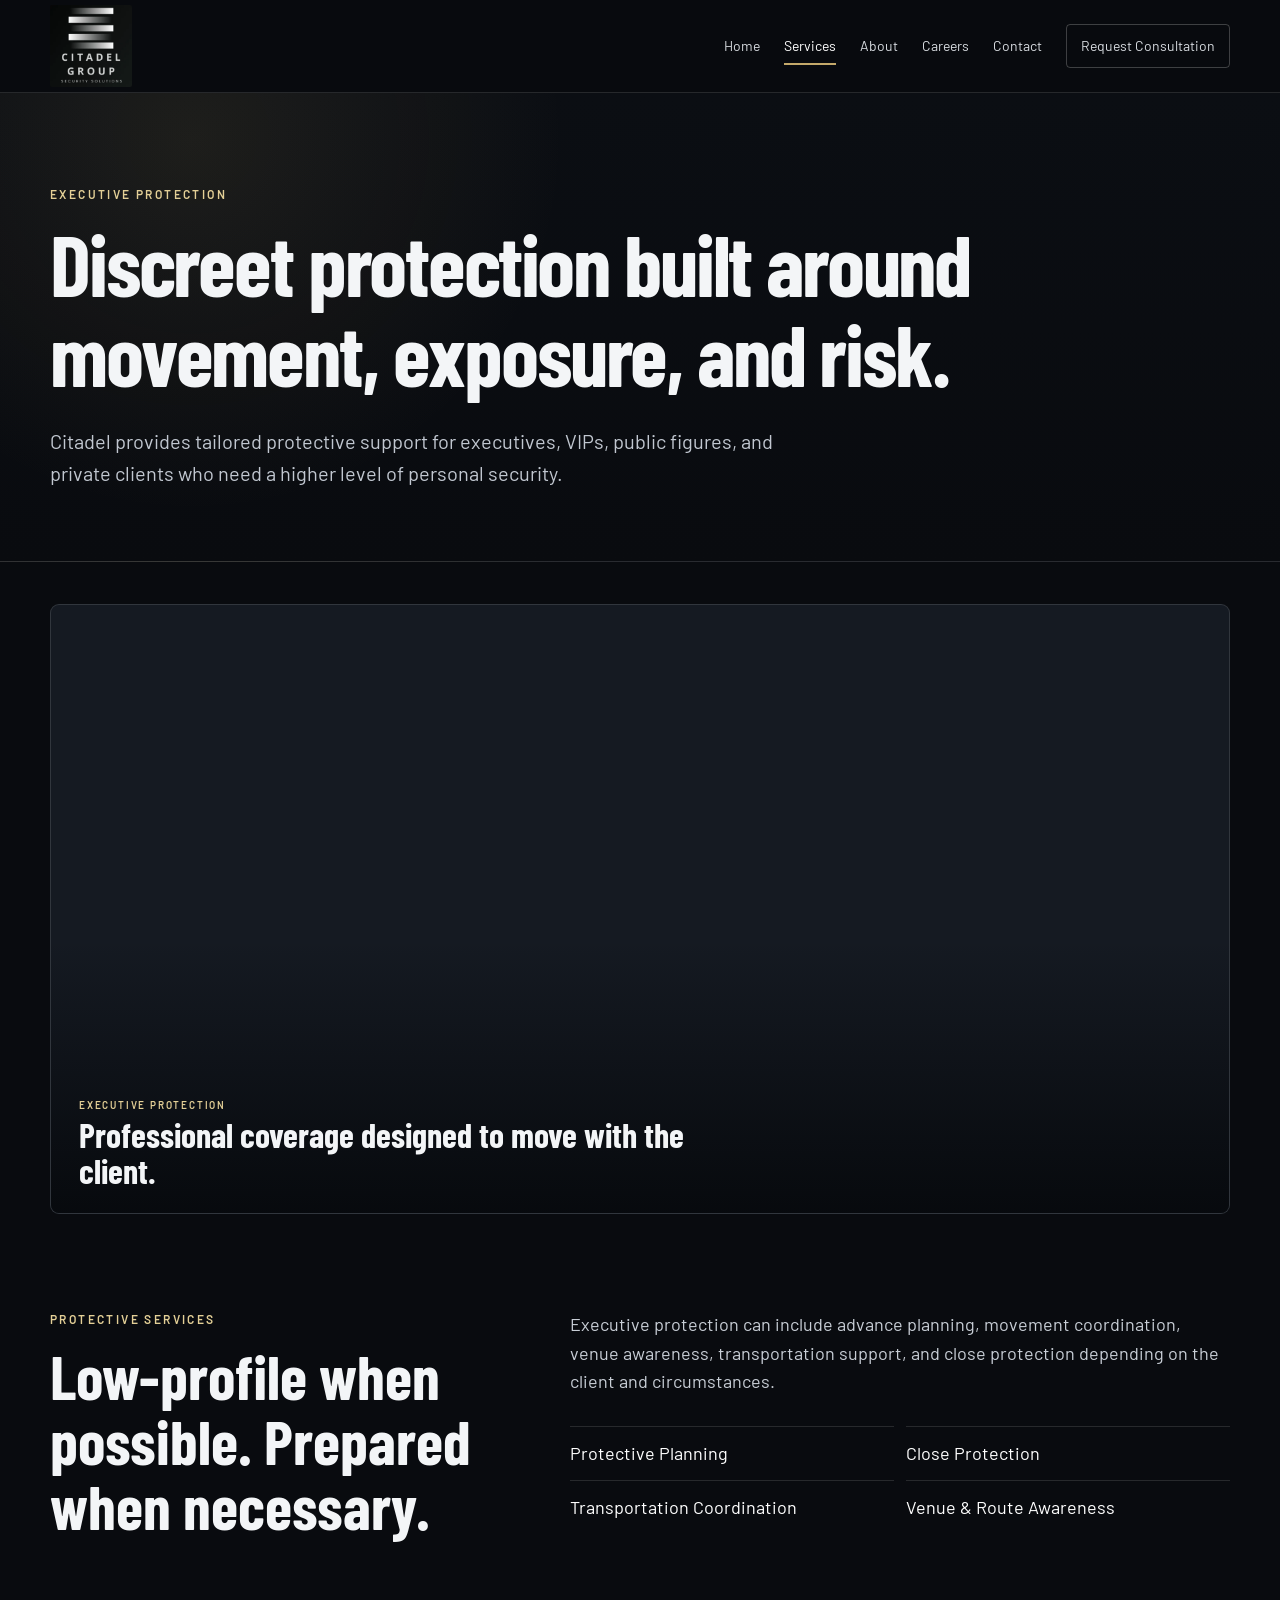
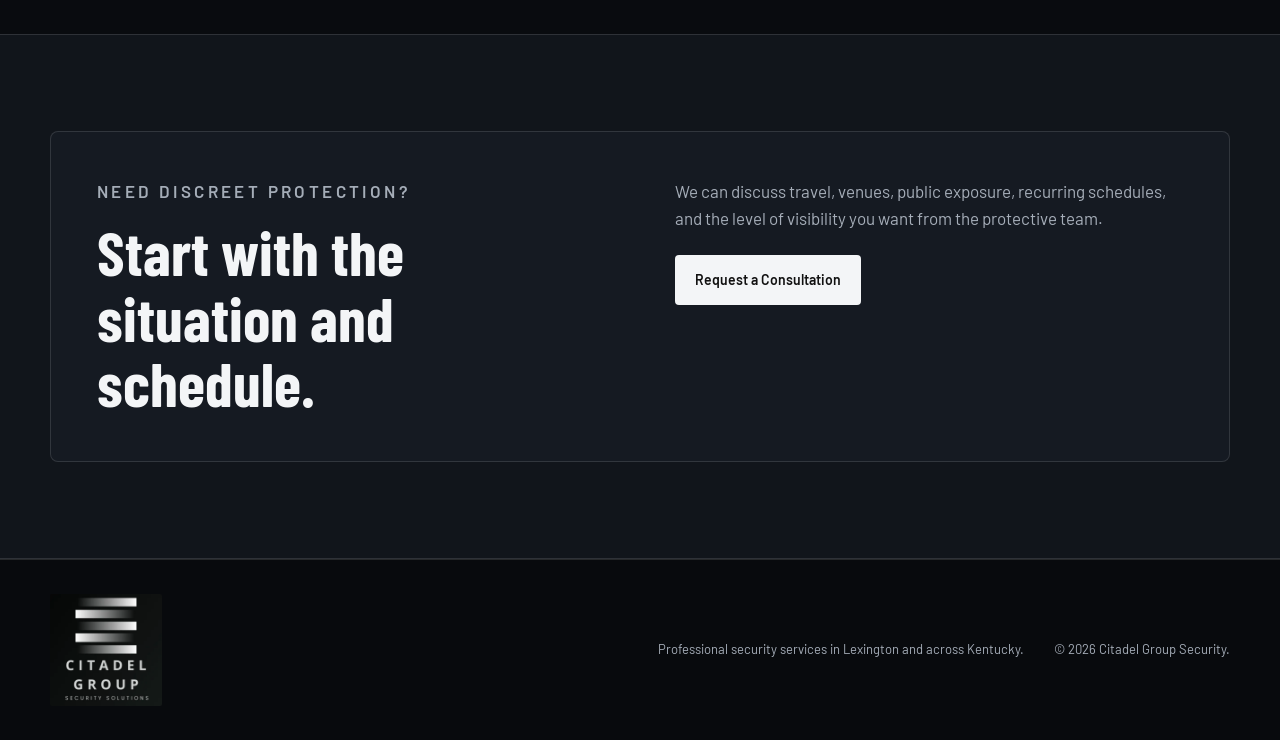
<file: executive-protection.html>
<!doctype html><html lang="en"><head><meta charset="utf-8"><meta name="viewport" content="width=device-width,initial-scale=1"><meta name="description" content="Executive protection services from Citadel Group Security for executives, VIPs, public figures, and private clients."><title>Executive Protection | Citadel Group Security</title><link rel="preconnect" href="https://fonts.googleapis.com"><link rel="preconnect" href="https://fonts.gstatic.com" crossorigin><link href="https://fonts.googleapis.com/css2?family=Barlow:wght@300;400;500;600;700&family=Barlow+Condensed:wght@500;600;700&display=swap" rel="stylesheet"><link rel="stylesheet" href="styles.css"></head><body><header class="site-header"><div class="container header-inner"><a class="brand brand-logo-link" href="index.html"><img class="site-logo" src="assets/citadel-logo.webp" alt="Citadel Group Security Solutions"></a><button class="menu-toggle" aria-expanded="false" aria-controls="site-nav">Menu</button><nav class="site-nav" id="site-nav"><a href="index.html">Home</a><a class="active" href="services.html">Services</a><a href="about.html">About</a><a href="careers.html">Careers</a><a href="contact.html">Contact</a><a class="nav-cta" href="contact.html">Request Consultation</a></nav></div></header><main><section class="page-hero"><div class="container"><p class="eyebrow">Executive Protection</p><h1>Discreet protection built around movement, exposure, and risk.</h1><p class="hero-lead">Citadel provides tailored protective support for executives, VIPs, public figures, and private clients who need a higher level of personal security.</p></div></section><section class="media-feature"><div class="container"><figure class="feature-photo"><img src="assets/service-executive.webp" alt="Executive protection team escorting a client through a professional lobby" width="1280" height="720" loading="eager"><figcaption><span>Executive Protection</span><strong>Professional coverage designed to move with the client.</strong></figcaption></figure></div></section><section class="section"><div class="container about-grid"><div><p class="eyebrow">Protective Services</p><h2>Low-profile when possible. Prepared when necessary.</h2></div><div class="about-copy"><p>Executive protection can include advance planning, movement coordination, venue awareness, transportation support, and close protection depending on the client and circumstances.</p><div class="principles"><span>Protective Planning</span><span>Close Protection</span><span>Transportation Coordination</span><span>Venue &amp; Route Awareness</span></div></div></div></section><section class="section section-dark"><div class="container split-panel"><div><p class="eyebrow">Need Discreet Protection?</p><h2>Start with the situation and schedule.</h2></div><div><p>We can discuss travel, venues, public exposure, recurring schedules, and the level of visibility you want from the protective team.</p><a class="button button-primary" href="contact.html">Request a Consultation</a></div></div></section></main><footer class="site-footer"><div class="container footer-grid"><a class="footer-logo-link" href="index.html"><img class="footer-logo" src="assets/citadel-logo.webp" alt="Citadel Group Security Solutions"></a><p>Professional security services in Lexington and across Kentucky.</p><p>© <span id="year"></span> Citadel Group Security.</p></div></footer><script src="script.js"></script></body></html>
</file>
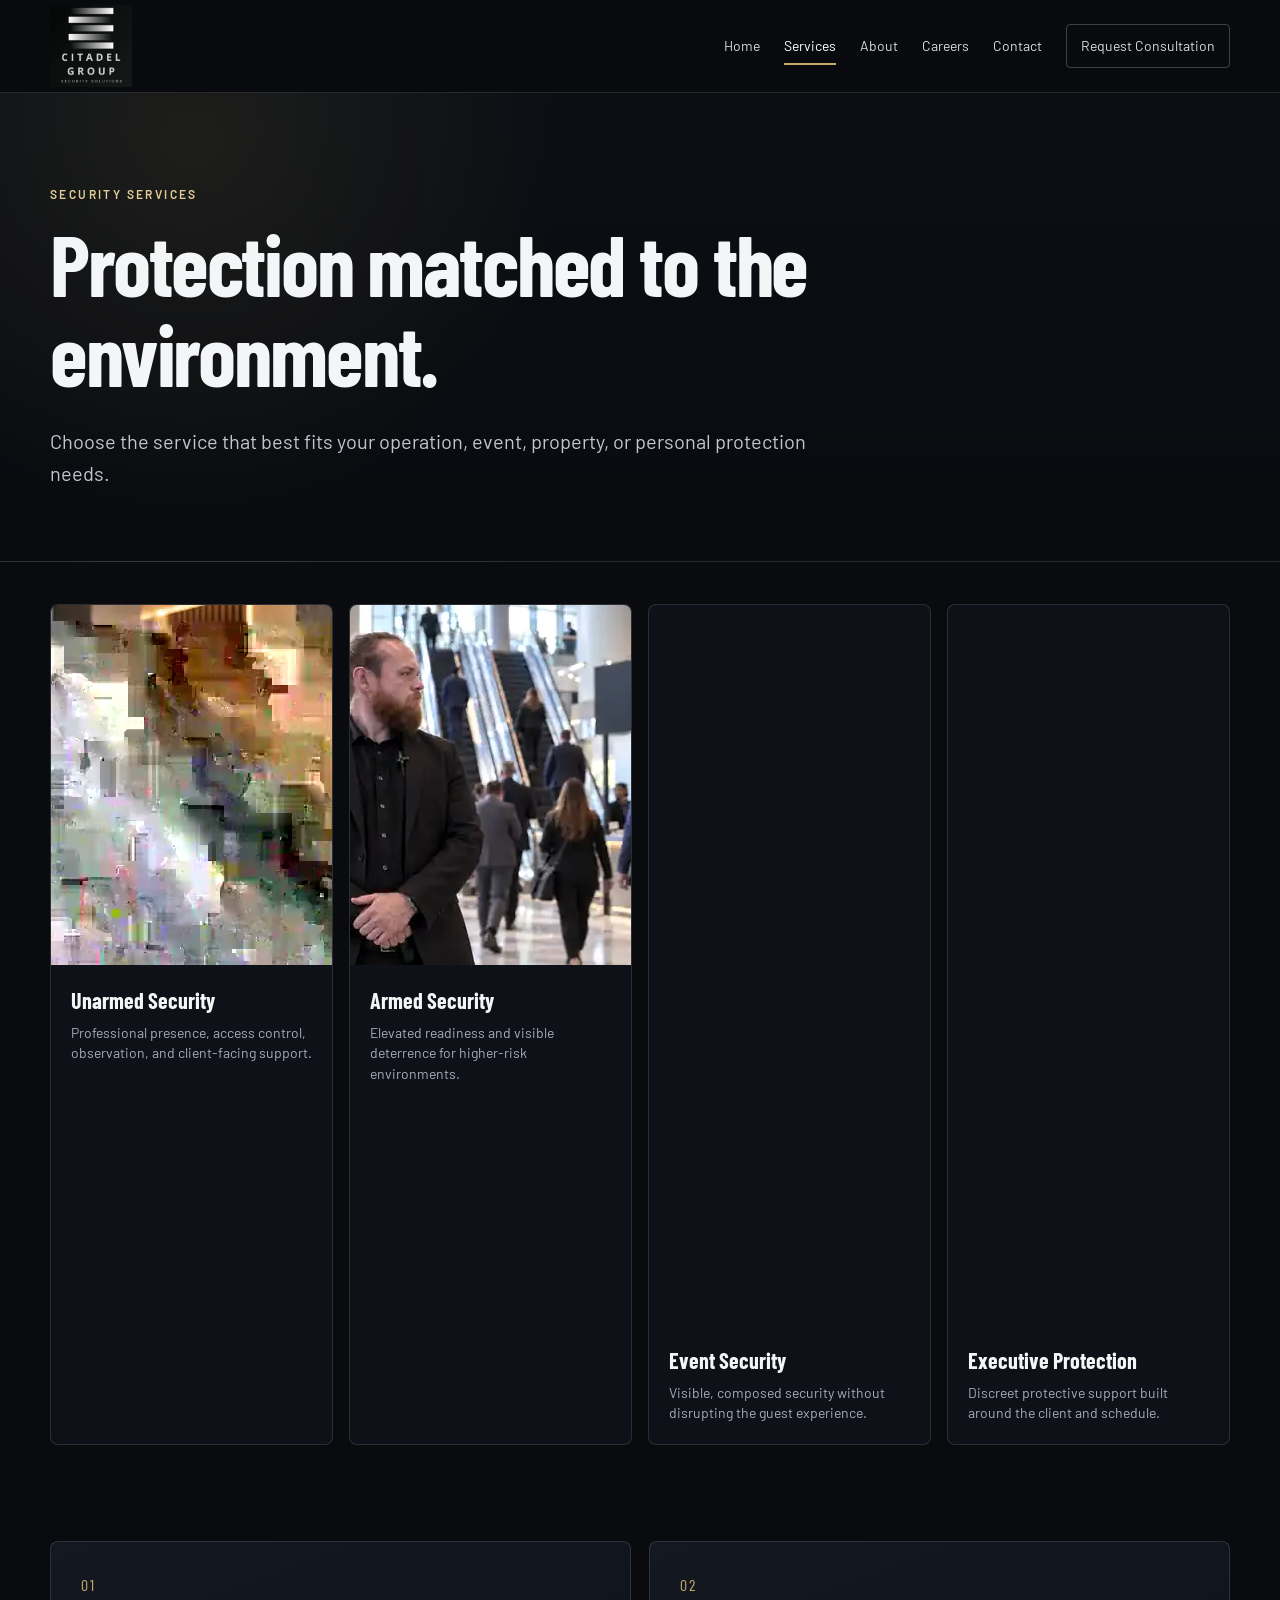
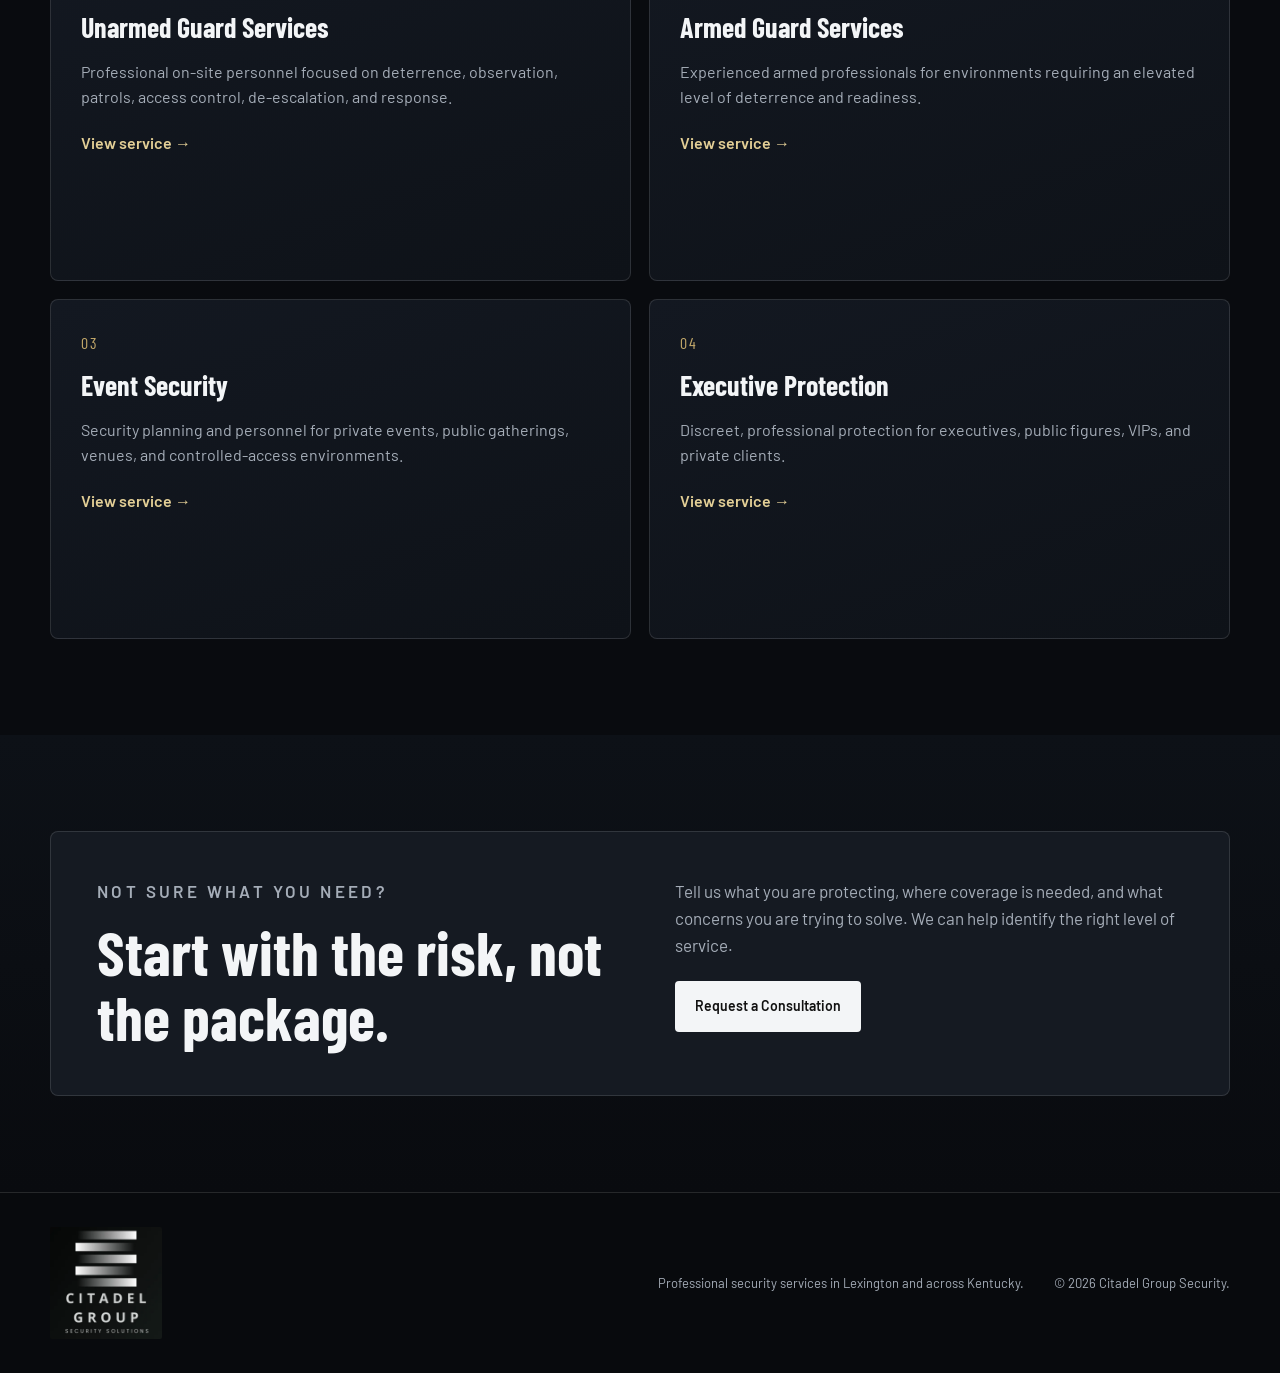
<file: services.html>
<!doctype html>
<html lang="en">
<head>
  <meta charset="utf-8">
  <meta name="viewport" content="width=device-width, initial-scale=1">
  <meta name="description" content="Explore Citadel Group Security armed, unarmed, event security, and executive protection services across Kentucky.">
  <title>Security Services | Citadel Group Security</title>
  <link rel="preconnect" href="https://fonts.googleapis.com"><link rel="preconnect" href="https://fonts.gstatic.com" crossorigin>
  <link href="https://fonts.googleapis.com/css2?family=Barlow:wght@300;400;500;600;700&family=Barlow+Condensed:wght@500;600;700&display=swap" rel="stylesheet">
  <link rel="stylesheet" href="styles.css">
</head>
<body>
<header class="site-header"><div class="container header-inner"><a class="brand brand-logo-link" href="index.html" aria-label="Citadel Group Security home"><img class="site-logo" src="assets/citadel-logo.webp" alt="Citadel Group Security Solutions"></a><button class="menu-toggle" aria-expanded="false" aria-controls="site-nav">Menu</button><nav class="site-nav" id="site-nav"><a href="index.html">Home</a><a class="active" href="services.html">Services</a><a href="about.html">About</a><a href="careers.html">Careers</a><a href="contact.html">Contact</a><a class="nav-cta" href="contact.html">Request Consultation</a></nav></div></header>
<main>
<section class="page-hero"><div class="container"><p class="eyebrow">Security Services</p><h1>Protection matched to the environment.</h1><p class="hero-lead">Choose the service that best fits your operation, event, property, or personal protection needs.</p></div></section>
<section class="media-showcase" aria-label="Citadel security in action"><div class="container showcase-grid">
<figure class="showcase-card"><img src="assets/service-consultation.webp" alt="Professional security consultation in a commercial lobby" width="640" height="360" loading="lazy"><figcaption><strong>Unarmed Security</strong><span>Professional presence, access control, observation, and client-facing support.</span></figcaption></figure>
<figure class="showcase-card"><img src="assets/service-venue.webp" alt="Professional security officer monitoring a busy public venue" width="640" height="360" loading="lazy"><figcaption><strong>Armed Security</strong><span>Elevated readiness and visible deterrence for higher-risk environments.</span></figcaption></figure>
<figure class="showcase-card"><img src="assets/service-event.webp" alt="Suit security professional monitoring an upscale event" width="1280" height="720" loading="lazy"><figcaption><strong>Event Security</strong><span>Visible, composed security without disrupting the guest experience.</span></figcaption></figure>
<figure class="showcase-card"><img src="assets/service-executive.webp" alt="Executive protection team escorting a client through a professional lobby" width="1280" height="720" loading="lazy"><figcaption><strong>Executive Protection</strong><span>Discreet protective support built around the client and schedule.</span></figcaption></figure>
</div></section>
<section class="section"><div class="container"><div class="service-grid">
<a class="service-card card-link" href="unarmed-security.html"><span class="service-number">01</span><h3>Unarmed Guard Services</h3><p>Professional on-site personnel focused on deterrence, observation, patrols, access control, de-escalation, and response.</p><span class="text-link">View service →</span></a>
<a class="service-card card-link" href="armed-security.html"><span class="service-number">02</span><h3>Armed Guard Services</h3><p>Experienced armed professionals for environments requiring an elevated level of deterrence and readiness.</p><span class="text-link">View service →</span></a>
<a class="service-card card-link" href="event-security.html"><span class="service-number">03</span><h3>Event Security</h3><p>Security planning and personnel for private events, public gatherings, venues, and controlled-access environments.</p><span class="text-link">View service →</span></a>
<a class="service-card card-link" href="executive-protection.html"><span class="service-number">04</span><h3>Executive Protection</h3><p>Discreet, professional protection for executives, public figures, VIPs, and private clients.</p><span class="text-link">View service →</span></a>
</div></div></section>
<section class="section consultation"><div class="container split-panel"><div><p class="eyebrow">Not sure what you need?</p><h2>Start with the risk, not the package.</h2></div><div><p>Tell us what you are protecting, where coverage is needed, and what concerns you are trying to solve. We can help identify the right level of service.</p><a class="button button-primary" href="contact.html">Request a Consultation</a></div></div></section>
</main>
<footer class="site-footer"><div class="container footer-grid"><a class="footer-logo-link" href="index.html"><img class="footer-logo" src="assets/citadel-logo.webp" alt="Citadel Group Security Solutions"></a><p>Professional security services in Lexington and across Kentucky.</p><p>© <span id="year"></span> Citadel Group Security.</p></div></footer><script src="script.js"></script>
</body></html>
</file>
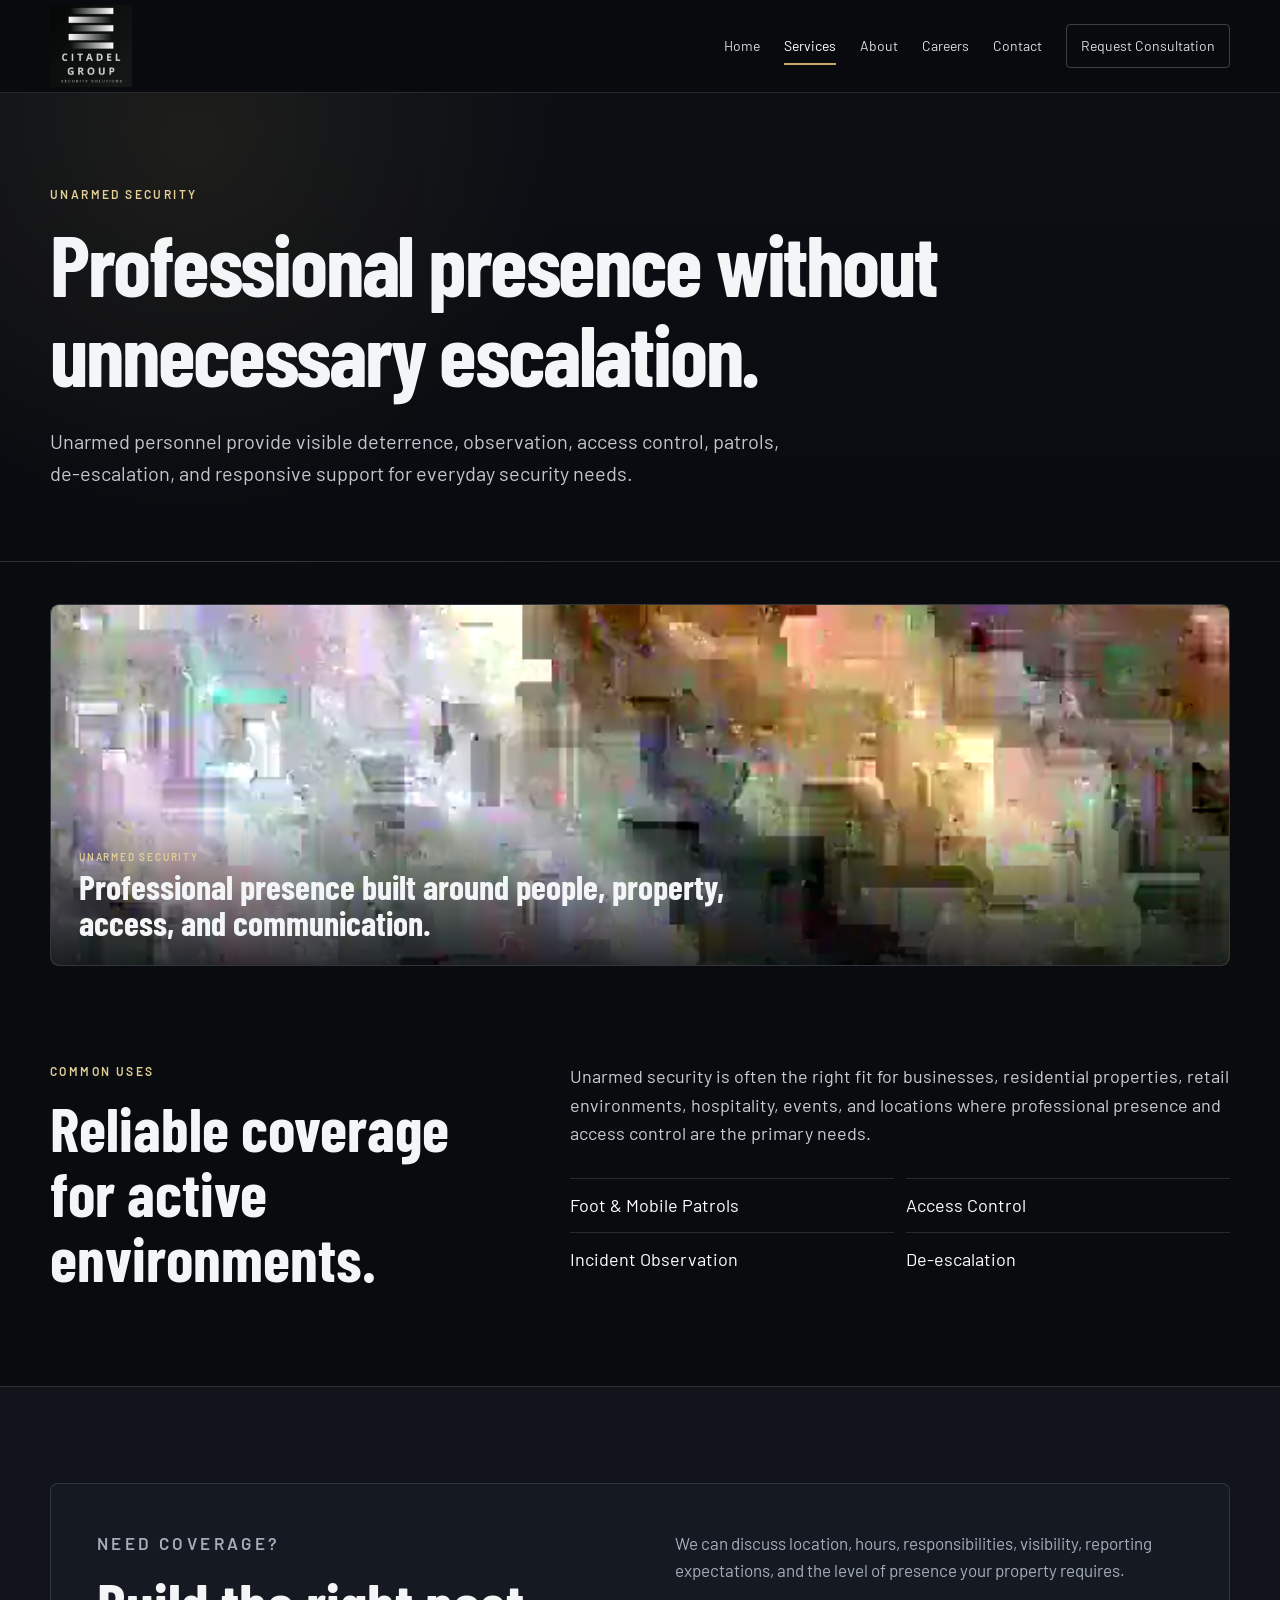
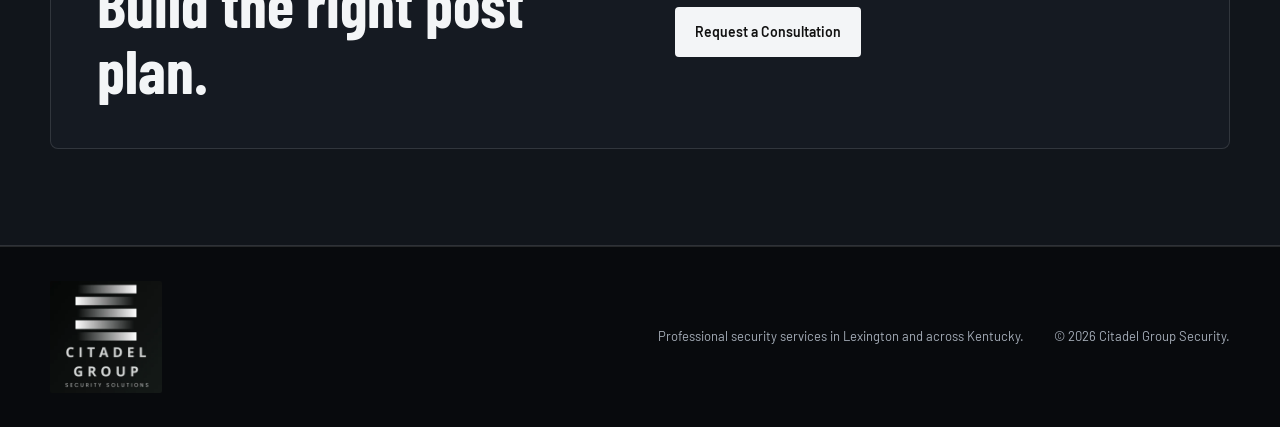
<file: unarmed-security.html>
<!doctype html><html lang="en"><head><meta charset="utf-8"><meta name="viewport" content="width=device-width,initial-scale=1"><meta name="description" content="Professional unarmed guard services from Citadel Group Security across Kentucky."><title>Unarmed Security | Citadel Group Security</title><link rel="preconnect" href="https://fonts.googleapis.com"><link rel="preconnect" href="https://fonts.gstatic.com" crossorigin><link href="https://fonts.googleapis.com/css2?family=Barlow:wght@300;400;500;600;700&family=Barlow+Condensed:wght@500;600;700&display=swap" rel="stylesheet"><link rel="stylesheet" href="styles.css"></head><body><header class="site-header"><div class="container header-inner"><a class="brand brand-logo-link" href="index.html"><img class="site-logo" src="assets/citadel-logo.webp" alt="Citadel Group Security Solutions"></a><button class="menu-toggle" aria-expanded="false" aria-controls="site-nav">Menu</button><nav class="site-nav" id="site-nav"><a href="index.html">Home</a><a class="active" href="services.html">Services</a><a href="about.html">About</a><a href="careers.html">Careers</a><a href="contact.html">Contact</a><a class="nav-cta" href="contact.html">Request Consultation</a></nav></div></header><main><section class="page-hero"><div class="container"><p class="eyebrow">Unarmed Security</p><h1>Professional presence without unnecessary escalation.</h1><p class="hero-lead">Unarmed personnel provide visible deterrence, observation, access control, patrols, de-escalation, and responsive support for everyday security needs.</p></div></section><section class="media-feature"><div class="container"><figure class="feature-photo"><img src="assets/service-consultation.webp" alt="Professional security consultation in a commercial lobby" width="640" height="360" loading="eager"><figcaption><span>Unarmed Security</span><strong>Professional presence built around people, property, access, and communication.</strong></figcaption></figure></div></section><section class="section"><div class="container about-grid"><div><p class="eyebrow">Common Uses</p><h2>Reliable coverage for active environments.</h2></div><div class="about-copy"><p>Unarmed security is often the right fit for businesses, residential properties, retail environments, hospitality, events, and locations where professional presence and access control are the primary needs.</p><div class="principles"><span>Foot &amp; Mobile Patrols</span><span>Access Control</span><span>Incident Observation</span><span>De-escalation</span></div></div></div></section><section class="section section-dark"><div class="container split-panel"><div><p class="eyebrow">Need Coverage?</p><h2>Build the right post plan.</h2></div><div><p>We can discuss location, hours, responsibilities, visibility, reporting expectations, and the level of presence your property requires.</p><a class="button button-primary" href="contact.html">Request a Consultation</a></div></div></section></main><footer class="site-footer"><div class="container footer-grid"><a class="footer-logo-link" href="index.html"><img class="footer-logo" src="assets/citadel-logo.webp" alt="Citadel Group Security Solutions"></a><p>Professional security services in Lexington and across Kentucky.</p><p>© <span id="year"></span> Citadel Group Security.</p></div></footer><script src="script.js"></script></body></html>
</file>
<file: styles.css>
:root{
  --bg:#090b0f;
  --bg-soft:#11151b;
  --panel:#151a22;
  --panel-2:#1b212b;
  --text:#f3f5f7;
  --muted:#a5adb8;
  --line:rgba(255,255,255,.12);
  --line-strong:rgba(255,255,255,.22);
  --accent:#c4a96a;
  --accent-light:#e3cf96;
  --max:1180px;
}
*{box-sizing:border-box;margin:0;padding:0}
html{scroll-behavior:smooth}
body{font-family:'Barlow',sans-serif;background:var(--bg);color:var(--text);line-height:1.6}
a{color:inherit;text-decoration:none}
img{max-width:100%;display:block}
.container{width:min(calc(100% - 40px),var(--max));margin:0 auto}
.site-header{position:sticky;top:0;z-index:50;background:rgba(9,11,15,.92);backdrop-filter:blur(16px);border-bottom:1px solid var(--line)}
.header-inner{min-height:92px;display:flex;align-items:center;justify-content:space-between;gap:24px}
.brand{display:inline-flex;align-items:center;gap:13px}
.brand-logo-link{display:flex;align-items:center;flex:0 0 auto}
.site-logo{width:82px;height:82px;object-fit:contain;border-radius:2px}
.site-nav{display:flex;align-items:center;gap:24px;font-size:14px;color:#d7dbe0}
.site-nav a{position:relative}
.site-nav a:hover{color:#fff}
.site-nav a.active{color:#fff}
.site-nav a.active:not(.nav-cta)::after{content:'';position:absolute;left:0;right:0;bottom:-8px;height:2px;background:var(--accent)}
.nav-cta{border:1px solid var(--line-strong);padding:10px 14px;border-radius:4px}
.menu-toggle{display:none;background:none;color:#fff;border:1px solid var(--line);padding:8px 12px;border-radius:4px}
.hero{position:relative;overflow:hidden;padding:110px 0 90px;background:radial-gradient(circle at 15% 10%,rgba(196,169,106,.12),transparent 30%),linear-gradient(180deg,#0b0e13 0%,#090b0f 100%)}
.hero-glow{position:absolute;inset:auto -10% -40% auto;width:520px;height:520px;border-radius:50%;background:rgba(110,130,165,.09);filter:blur(20px)}
.hero-grid{display:grid;grid-template-columns:minmax(0,1.08fr) minmax(420px,.92fr);gap:54px;align-items:center;position:relative}
.page-hero{padding:92px 0 72px;background:radial-gradient(circle at 15% 10%,rgba(196,169,106,.1),transparent 32%),linear-gradient(180deg,#0b0e13 0%,#090b0f 100%);border-bottom:1px solid var(--line)}
.page-hero h1{max-width:980px}
.eyebrow{font-size:12px;letter-spacing:.2em;text-transform:uppercase;color:var(--accent-light);font-weight:600;margin-bottom:14px}
h1,h2,h3{font-family:'Barlow Condensed',sans-serif;line-height:1.05}
h1{font-size:clamp(48px,7vw,86px);letter-spacing:-.025em;max-width:900px}
h2{font-size:clamp(38px,5vw,62px)}
h3{font-size:28px}
.hero-lead{font-size:20px;color:#c1c7d0;max-width:760px;margin-top:26px}
.hero-actions{display:flex;flex-wrap:wrap;gap:14px;margin-top:34px}
.button{display:inline-flex;align-items:center;justify-content:center;padding:14px 20px;border-radius:4px;font-weight:600;font-size:14px;margin-top:22px}
.button-primary{background:var(--text);color:#111}.button-primary:hover{background:#fff}
.button-secondary{border:1px solid var(--line-strong);color:#fff}.button-secondary:hover{background:rgba(255,255,255,.05)}
.hero-actions .button{margin-top:0}
.hero-trust{display:flex;flex-wrap:wrap;gap:10px 22px;margin-top:34px;color:var(--muted);font-size:13px}
.hero-trust span::before{content:'•';color:var(--accent);margin-right:8px}
.hero-panel{background:linear-gradient(160deg,var(--panel-2),var(--panel));border:1px solid var(--line-strong);padding:34px;border-radius:8px;box-shadow:0 30px 70px rgba(0,0,0,.35)}
.panel-kicker{font-size:11px;letter-spacing:.2em;color:var(--muted);margin-bottom:18px}
.hero-panel h2{font-size:46px}.hero-panel p{color:var(--muted);margin:20px 0}.hero-panel a{color:var(--accent-light);font-weight:600}
.hero-media{position:relative;margin:0;border:1px solid var(--line-strong);border-radius:10px;overflow:hidden;background:var(--panel);box-shadow:0 30px 70px rgba(0,0,0,.42);min-height:440px}
.hero-media::after{content:'';position:absolute;inset:0;background:linear-gradient(180deg,transparent 48%,rgba(5,7,10,.8) 100%);pointer-events:none}
.hero-photo{width:100%;height:100%;min-height:440px;object-fit:cover;object-position:center;filter:saturate(.92) contrast(1.02)}
.hero-media-caption{position:absolute;z-index:2;left:24px;right:24px;bottom:22px;display:flex;flex-direction:column;gap:3px}
.hero-media-caption span,.feature-photo figcaption span{font-size:10px;letter-spacing:.18em;text-transform:uppercase;color:var(--accent-light);font-weight:600}
.hero-media-caption strong{font-family:'Barlow Condensed',sans-serif;font-size:22px;line-height:1.1}
.media-showcase{padding:42px 0 0}
.showcase-grid{display:grid;grid-template-columns:repeat(4,1fr);gap:16px}
.showcase-card{margin:0;background:#0e1218;border:1px solid var(--line);border-radius:8px;overflow:hidden}
.showcase-card img{width:100%;aspect-ratio:16/9;object-fit:cover;filter:saturate(.88) contrast(1.03);transition:transform .35s ease}
.showcase-card:hover img{transform:scale(1.018)}
.showcase-card figcaption{padding:18px 20px 20px;display:flex;flex-direction:column;gap:5px}
.showcase-card figcaption strong{font-family:'Barlow Condensed',sans-serif;font-size:22px}
.showcase-card figcaption span{color:var(--muted);font-size:14px;line-height:1.45}
.media-feature{padding:42px 0 0}
.feature-photo{position:relative;margin:0;border:1px solid var(--line);border-radius:9px;overflow:hidden;background:var(--panel);max-height:610px}
.feature-photo::after{content:'';position:absolute;inset:0;background:linear-gradient(180deg,transparent 55%,rgba(4,6,9,.82));pointer-events:none}
.feature-photo img{width:100%;aspect-ratio:16/7;object-fit:cover;object-position:center;filter:saturate(.9) contrast(1.02)}
.feature-photo figcaption{position:absolute;z-index:2;left:28px;right:28px;bottom:24px;display:flex;flex-direction:column;gap:4px}
.feature-photo figcaption strong{font-family:'Barlow Condensed',sans-serif;font-size:clamp(22px,3vw,34px);line-height:1.05;max-width:680px}
.authentic-media{padding:42px 0 0}
.authentic-photo{position:relative;margin:0;border:1px solid var(--line);border-radius:9px;overflow:hidden;background:var(--panel);max-height:560px}
.authentic-photo::after{content:'';position:absolute;inset:0;background:linear-gradient(180deg,transparent 58%,rgba(4,6,9,.76));pointer-events:none}
.authentic-photo img{width:100%;display:block;object-fit:cover;filter:contrast(1.03) saturate(.92)}
.authentic-photo-wide img{aspect-ratio:16/7;object-position:center 38%}
.authentic-photo figcaption{position:absolute;z-index:2;left:28px;right:28px;bottom:24px;display:flex;flex-direction:column;gap:4px}
.authentic-photo figcaption span{font-size:10px;letter-spacing:.18em;text-transform:uppercase;color:var(--accent-light);font-weight:600}
.authentic-photo figcaption strong{font-family:'Barlow Condensed',sans-serif;font-size:clamp(22px,3vw,34px);line-height:1.05}
.careers-intro{padding-bottom:40px}
.careers-media-grid{display:grid;grid-template-columns:minmax(260px,.68fr) minmax(0,1.32fr);gap:56px;align-items:center}
.portrait-feature{margin:0;border:1px solid var(--line);border-radius:9px;overflow:hidden;background:var(--panel);max-width:430px}
.portrait-feature img{width:100%;aspect-ratio:3/4;object-fit:cover;object-position:center}
.careers-media-copy p:not(.eyebrow){color:var(--muted);font-size:18px;margin-top:18px;max-width:650px}
.trust-bar{border-top:1px solid var(--line);border-bottom:1px solid var(--line);background:#0c0f14}
.trust-grid{display:grid;grid-template-columns:repeat(4,1fr)}
.trust-grid>div{padding:24px 18px;border-right:1px solid var(--line);display:flex;align-items:center;gap:12px}.trust-grid>div:last-child{border-right:0}
.trust-grid strong{color:var(--accent);font-family:'Barlow Condensed',sans-serif;font-size:21px}.trust-grid span{color:#c4cad1;font-size:14px}
.section{padding:96px 0}.section-dark{background:var(--bg-soft);border-top:1px solid var(--line);border-bottom:1px solid var(--line)}
.section-heading{display:grid;grid-template-columns:1.2fr .8fr;gap:70px;align-items:end;margin-bottom:46px}.section-heading>p{color:var(--muted);font-size:17px}.section-heading.compact{grid-template-columns:1fr}
.service-grid{display:grid;grid-template-columns:repeat(2,1fr);gap:18px}
.service-card{background:linear-gradient(160deg,#131821,#0e1218);border:1px solid var(--line);border-radius:8px;padding:30px;min-height:340px;transition:transform .18s ease,border-color .18s ease,background .18s ease}
.card-link:hover{transform:translateY(-3px);border-color:var(--line-strong);background:linear-gradient(160deg,#171d27,#10151c)}
.service-number{font-family:'Barlow Condensed',sans-serif;color:var(--accent);letter-spacing:.15em}.service-card h3{margin:16px 0}.service-card p{color:var(--muted)}.service-card ul{list-style:none;margin-top:22px;display:grid;gap:8px;color:#d3d7dd}.service-card li::before{content:'—';color:var(--accent);margin-right:9px}
.about-grid{display:grid;grid-template-columns:.8fr 1.2fr;gap:80px}.about-copy{color:#c8ced6;font-size:18px}.about-copy p+p{margin-top:20px}.principles{display:grid;grid-template-columns:repeat(2,1fr);gap:12px;margin-top:30px}.principles span{border-top:1px solid var(--line);padding-top:12px;color:#fff}
.industry-grid{display:grid;grid-template-columns:repeat(3,1fr);border:1px solid var(--line);border-radius:8px;overflow:hidden}.industry-grid div{padding:26px;border-right:1px solid var(--line);border-bottom:1px solid var(--line);font-weight:600;background:#0d1117}.industry-grid div:nth-child(3n){border-right:0}.industry-grid div:nth-last-child(-n+3){border-bottom:0}
.section-careers{padding-top:40px}.split-panel{display:grid;grid-template-columns:1fr 1fr;gap:70px;background:var(--panel);border:1px solid var(--line);padding:46px;border-radius:8px}.split-panel p{color:var(--muted);font-size:17px}.text-link{display:inline-block;margin-top:20px;color:var(--accent-light);font-weight:600}
.consultation{background:linear-gradient(180deg,#0d1117,#090b0f)}.consultation-grid{display:grid;grid-template-columns:1.1fr .9fr;gap:70px;align-items:start}.consultation-grid>div>p:not(.eyebrow){color:var(--muted);font-size:18px;margin-top:20px}.contact-card{background:#121720;border:1px solid var(--line-strong);border-radius:8px;padding:30px}.contact-card h3{margin-bottom:18px}.contact-card a{display:block;padding:16px 0;border-top:1px solid var(--line)}.contact-card small{display:block;text-transform:uppercase;letter-spacing:.14em;color:var(--muted);font-size:10px}.contact-card strong{display:block;margin-top:4px;font-size:17px;overflow-wrap:anywhere}
.site-footer{border-top:1px solid var(--line);padding:34px 0;background:#080a0d}.footer-grid{display:grid;grid-template-columns:1fr auto auto;gap:30px;align-items:center;color:var(--muted);font-size:13px}
.footer-logo-link{display:inline-flex;align-items:center;width:max-content}.footer-logo{width:112px;height:112px;object-fit:contain;border-radius:2px}
@media(max-width:900px){.hero-grid,.section-heading,.about-grid,.consultation-grid,.split-panel,.careers-media-grid{grid-template-columns:1fr;gap:36px}.showcase-grid{grid-template-columns:1fr 1fr}.portrait-feature{max-width:520px}.hero-media{min-height:360px}.hero-photo{min-height:360px}.hero{padding-top:80px}.service-grid{grid-template-columns:1fr}.trust-grid{grid-template-columns:repeat(2,1fr)}.trust-grid>div:nth-child(2){border-right:0}.trust-grid>div:nth-child(-n+2){border-bottom:1px solid var(--line)}.industry-grid{grid-template-columns:repeat(2,1fr)}.industry-grid div{border-right:1px solid var(--line)!important;border-bottom:1px solid var(--line)!important}.industry-grid div:nth-child(2n){border-right:0!important}.industry-grid div:nth-last-child(-n+2){border-bottom:0!important}.footer-grid{grid-template-columns:1fr;align-items:start}}
@media(max-width:760px){.header-inner{min-height:76px}.showcase-grid{grid-template-columns:1fr}.media-showcase,.media-feature,.authentic-media{padding-top:24px}.hero-media{min-height:300px}.hero-photo{min-height:300px}.hero-media-caption{left:18px;right:18px;bottom:16px}.feature-photo img{aspect-ratio:4/3}.feature-photo figcaption{left:18px;right:18px;bottom:16px}.authentic-photo-wide img{aspect-ratio:4/3}.authentic-photo figcaption{left:18px;right:18px;bottom:16px}.careers-intro{padding-bottom:20px}.site-logo{width:66px;height:66px}.menu-toggle{display:inline-flex}.site-nav{display:none;position:absolute;top:76px;left:0;right:0;flex-direction:column;align-items:stretch;background:#0b0e13;border-bottom:1px solid var(--line);padding:18px 20px}.site-nav.open{display:flex}.site-nav a{padding:10px 0}.site-nav a.active:not(.nav-cta)::after{display:none}.nav-cta{padding:12px!important;text-align:center}.hero,.page-hero{padding:64px 0}.hero-lead{font-size:18px}.hero-panel h2{font-size:40px}.trust-grid{grid-template-columns:1fr}.trust-grid>div{border-right:0!important;border-bottom:1px solid var(--line)!important}.trust-grid>div:last-child{border-bottom:0!important}.industry-grid{grid-template-columns:1fr}.industry-grid div{border-right:0!important;border-bottom:1px solid var(--line)!important}.industry-grid div:last-child{border-bottom:0!important}.principles{grid-template-columns:1fr}.section{padding:74px 0}.split-panel{padding:30px 24px}.footer-logo{width:96px;height:96px}}
</file>
